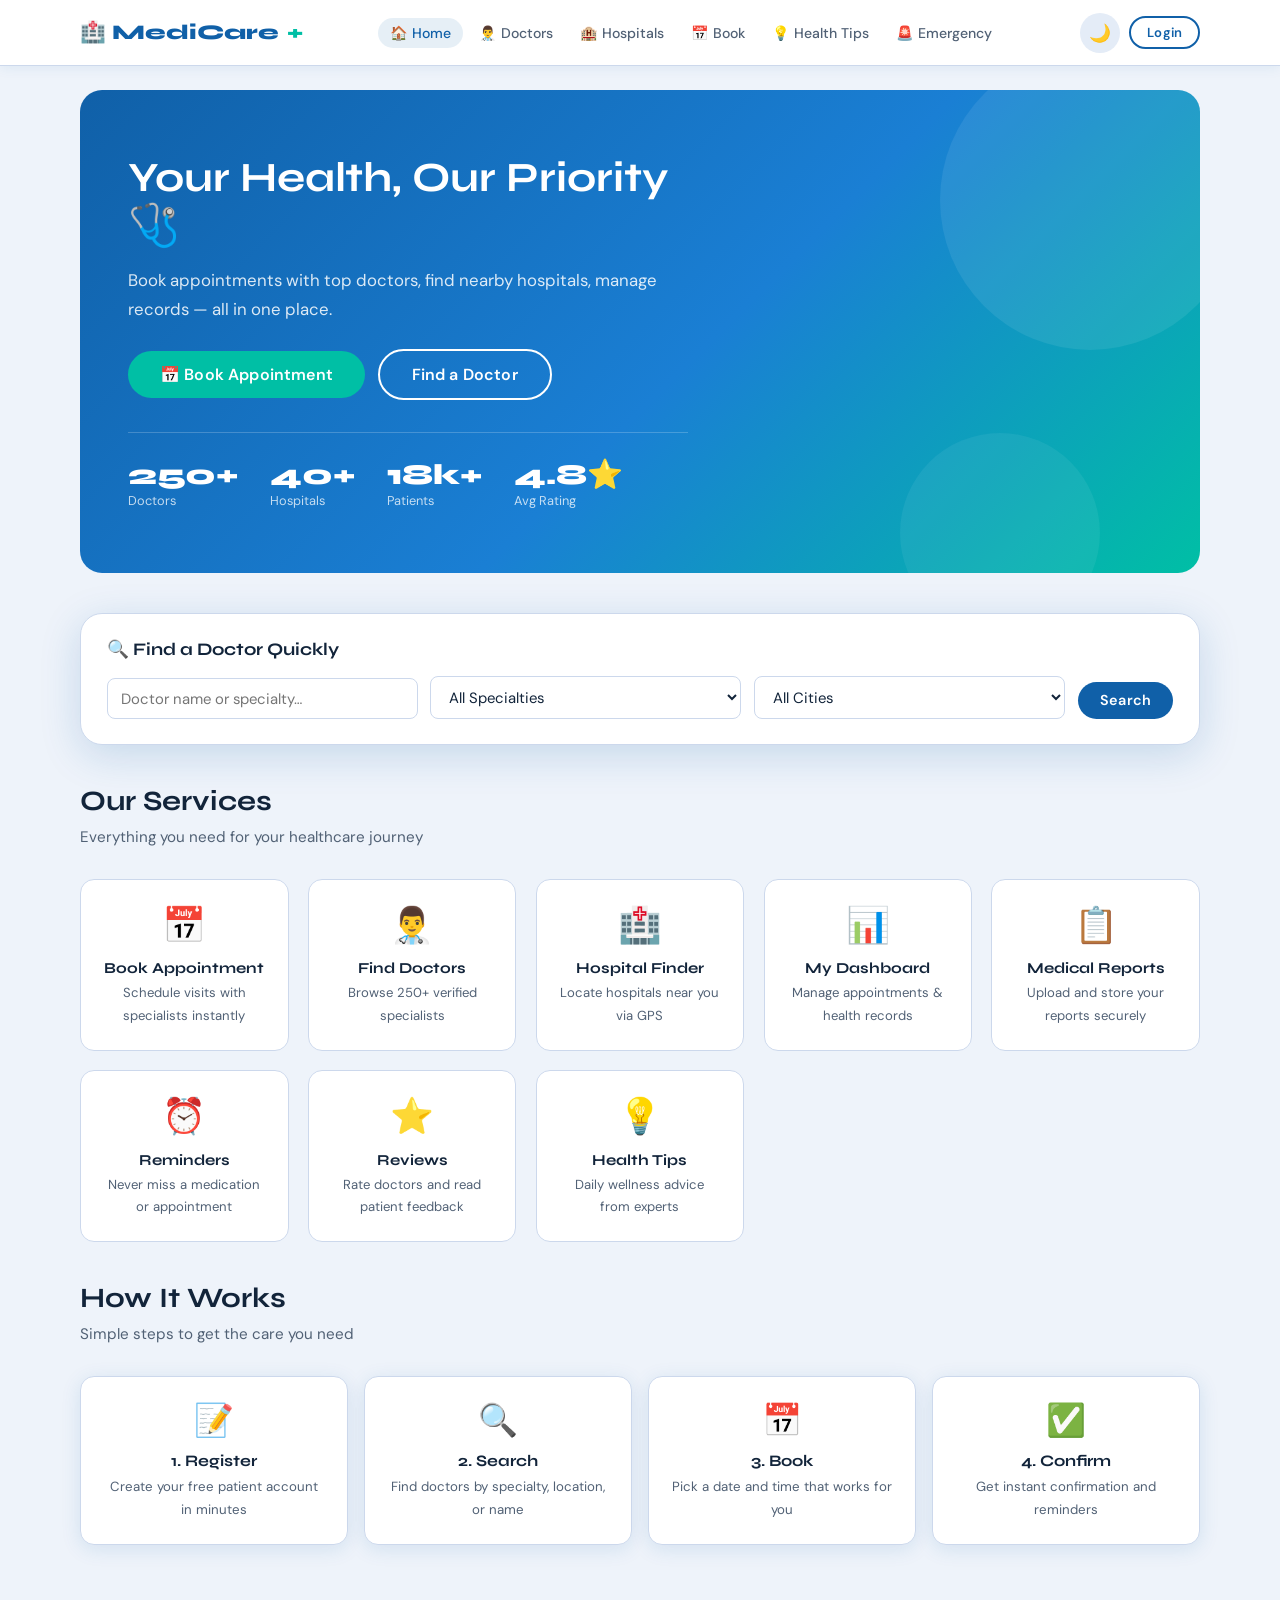
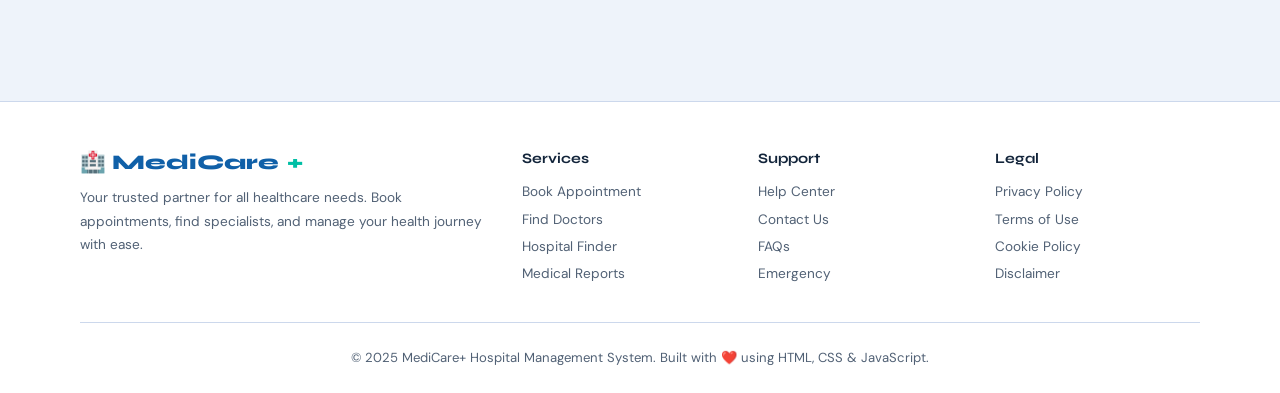
<file: code2.html>
<!DOCTYPE html>
<html lang="en" data-theme="light">
<!--
=======================================================================
  PROJECT   : Patient Appointment Management System in Hospital
  TECH STACK: HTML5 + CSS3 + Vanilla JavaScript (No frameworks)
  AUTHOR    : Final Year Web Development Project
  FILE      : index.html  (self-contained, run via Live Server or browser)
=======================================================================
-->
<head>
  <meta charset="UTF-8" />
  <meta name="viewport" content="width=device-width, initial-scale=1.0"/>
  <!-- CO5: SEO meta tags -->
  <meta name="description" content="MediCare+ — Book hospital appointments, find doctors, manage health records and more."/>
  <meta name="keywords"    content="hospital, appointment, doctor, patient, health, booking"/>
  <meta name="author"      content="MediCare+ Team"/>
  <title>MediCare+ | Patient Appointment Management System</title>
  <link href="https://fonts.googleapis.com/css2?family=Syne:wght@400;600;700;800&family=DM+Sans:ital,wght@0,300;0,400;0,500;0,600;1,400&display=swap" rel="stylesheet"/>
  <style>
/* =====================================================================
   SECTION 1 — CSS CUSTOM PROPERTIES  (CO2: CSS custom properties)
===================================================================== */
:root {
  --bg:          #eef3fa;
  --surface:     #ffffff;
  --surface2:    #e4ecf7;
  --border:      #ccd8ec;
  --primary:     #1060a8;
  --primary-dk:  #0a4a84;
  --accent:      #00bfa5;
  --accent-dk:   #009688;
  --danger:      #e53935;
  --warn:        #fb8c00;
  --success:     #2e7d32;
  --txt:         #12243a;
  --txt-m:       #516175;
  --txt-inv:     #ffffff;
  --shadow:      0 4px 20px rgba(16,96,168,.12);
  --shadow-lg:   0 10px 40px rgba(16,96,168,.18);
  --r-sm: 8px; --r-md: 14px; --r-lg: 22px; --r-full: 999px;
  --t: .24s cubic-bezier(.4,0,.2,1);
  --font-h: 'Syne',     sans-serif;
  --font-b: 'DM Sans',  sans-serif;
  --hdr: 66px;
}
[data-theme="dark"] {
  --bg:        #0c1929;
  --surface:   #122136;
  --surface2:  #1a3050;
  --border:    #254568;
  --txt:       #ddeeff;
  --txt-m:     #7ba0c0;
  --shadow:    0 4px 20px rgba(0,0,0,.4);
  --shadow-lg: 0 10px 40px rgba(0,0,0,.55);
}

/* =====================================================================
   SECTION 2 — RESET & BASE  (CO1: HTML structure, typography)
===================================================================== */
*,*::before,*::after{box-sizing:border-box;margin:0;padding:0}
html{scroll-behavior:smooth}
body{
  font-family:var(--font-b);background:var(--bg);color:var(--txt);
  transition:background var(--t),color var(--t);min-height:100vh;
}
img{max-width:100%;display:block}
a{color:var(--primary);text-decoration:none}
ul{list-style:none}
button{cursor:pointer;font-family:var(--font-b);border:none;outline:none;background:none}
input,select,textarea{
  font-family:var(--font-b);font-size:.93rem;
  background:var(--surface);color:var(--txt);
  border:1.5px solid var(--border);border-radius:var(--r-sm);
  padding:.58rem .85rem;width:100%;
  transition:border-color var(--t),box-shadow var(--t),background var(--t);
}
input:focus,select:focus,textarea:focus{
  outline:none;border-color:var(--primary);
  box-shadow:0 0 0 3px rgba(16,96,168,.14);
}
textarea{resize:vertical;min-height:80px}
label{display:block;font-weight:500;margin-bottom:.3rem;font-size:.88rem;color:var(--txt-m)}
h1,h2,h3,h4,h5{font-family:var(--font-h);line-height:1.2}
p{line-height:1.72;color:var(--txt-m)}
.hidden{display:none!important}
::-webkit-scrollbar{width:6px}
::-webkit-scrollbar-track{background:var(--bg)}
::-webkit-scrollbar-thumb{background:var(--border);border-radius:99px}

/* =====================================================================
   SECTION 3 — UTILITY CLASSES
===================================================================== */
.container{max-width:1160px;margin:0 auto;padding:0 20px}
.flex{display:flex;align-items:center}
.gap-sm{gap:.5rem} .gap-md{gap:1rem} .gap-lg{gap:1.5rem}
.grid-2{display:grid;grid-template-columns:1fr 1fr;gap:1rem}
.grid-3{display:grid;grid-template-columns:repeat(3,1fr);gap:1rem}
.grid-4{display:grid;grid-template-columns:repeat(4,1fr);gap:1rem}
.text-c{text-align:center}
.mt-sm{margin-top:.5rem} .mt-md{margin-top:1rem} .mt-lg{margin-top:1.5rem}
.mb-sm{margin-bottom:.5rem} .mb-md{margin-bottom:1rem} .mb-lg{margin-bottom:1.5rem}
.badge{
  display:inline-flex;align-items:center;gap:.3rem;
  padding:.2rem .7rem;border-radius:var(--r-full);font-size:.78rem;font-weight:600;
}
.badge-primary{background:rgba(16,96,168,.12);color:var(--primary)}
.badge-success{background:rgba(46,125,50,.12);color:var(--success)}
.badge-warn{background:rgba(251,140,0,.12);color:var(--warn)}
.badge-danger{background:rgba(229,57,53,.12);color:var(--danger)}
.tag{
  display:inline-block;padding:.15rem .55rem;border-radius:var(--r-full);
  font-size:.75rem;font-weight:600;background:var(--surface2);color:var(--txt-m);
}

/* =====================================================================
   SECTION 4 — BUTTONS  (CO1: margin/padding/border)
===================================================================== */
.btn{
  display:inline-flex;align-items:center;justify-content:center;gap:.4rem;
  padding:.6rem 1.4rem;border-radius:var(--r-full);font-weight:600;font-size:.9rem;
  transition:all var(--t);letter-spacing:.01em;
}
.btn-primary{background:var(--primary);color:#fff}
.btn-primary:hover{background:var(--primary-dk);box-shadow:var(--shadow)}
.btn-accent{background:var(--accent);color:#fff}
.btn-accent:hover{background:var(--accent-dk);box-shadow:var(--shadow)}
.btn-outline{background:transparent;border:2px solid var(--primary);color:var(--primary)}
.btn-outline:hover{background:var(--primary);color:#fff}
.btn-danger{background:var(--danger);color:#fff}
.btn-danger:hover{filter:brightness(1.1)}
.btn-sm{padding:.4rem 1rem;font-size:.82rem}
.btn-lg{padding:.8rem 2rem;font-size:1rem}
.btn-block{width:100%;display:flex}

/* =====================================================================
   SECTION 5 — CARD  (CO1: border, shadow)
===================================================================== */
.card{
  background:var(--surface);border:1px solid var(--border);
  border-radius:var(--r-md);padding:1.4rem;
  box-shadow:var(--shadow);transition:box-shadow var(--t),transform var(--t);
}
.card:hover{box-shadow:var(--shadow-lg);transform:translateY(-2px)}
.card-title{font-size:1.05rem;font-weight:700;margin-bottom:.8rem}
.section-header{margin-bottom:1.8rem}
.section-header h2{font-size:1.75rem;margin-bottom:.3rem}
.section-header p{font-size:.95rem}

/* =====================================================================
   SECTION 6 — HEADER / NAVBAR  (CO2: semantic tags)
===================================================================== */
header#main-header{
  position:fixed;top:0;left:0;right:0;height:var(--hdr);
  background:var(--surface);border-bottom:1px solid var(--border);
  display:flex;align-items:center;z-index:900;
  box-shadow:0 2px 12px rgba(16,96,168,.08);
  transition:background var(--t);
}
header#main-header .container{display:flex;align-items:center;justify-content:space-between;width:100%}
.logo{display:flex;align-items:center;gap:.5rem;font-family:var(--font-h);font-size:1.3rem;font-weight:800;color:var(--primary)}
.logo span{color:var(--accent)}
nav ul{display:flex;gap:.2rem}
nav ul li a{
  padding:.4rem .75rem;border-radius:var(--r-full);font-size:.88rem;font-weight:500;
  color:var(--txt-m);transition:all var(--t);
}
nav ul li a:hover,nav ul li a.active{color:var(--primary);background:rgba(16,96,168,.1)}
.nav-actions{display:flex;align-items:center;gap:.6rem}
.dark-toggle{
  width:40px;height:40px;border-radius:50%;background:var(--surface2);
  display:flex;align-items:center;justify-content:center;font-size:1.1rem;
  transition:background var(--t),transform var(--t);
}
.dark-toggle:hover{background:var(--border);transform:rotate(20deg)}
.hamburger{display:none;flex-direction:column;gap:5px;padding:6px}
.hamburger span{display:block;width:24px;height:2px;background:var(--txt);border-radius:2px;transition:all var(--t)}

/* =====================================================================
   SECTION 7 — PAGE SYSTEM (SPA routing)
===================================================================== */
.page{display:none;padding-top:calc(var(--hdr) + 24px);min-height:100vh;padding-bottom:60px}
.page.active{display:block;animation:fadeUp .35s ease both}
@keyframes fadeUp{from{opacity:0;transform:translateY(16px)}to{opacity:1;transform:translateY(0)}}

/* =====================================================================
   SECTION 8 — HOME / LANDING PAGE  (CO2: grid, flexbox)
===================================================================== */
.hero{
  background:linear-gradient(135deg,var(--primary) 0%,#1a7fd4 55%,var(--accent) 100%);
  border-radius:var(--r-lg);padding:64px 48px;margin-bottom:2.5rem;
  position:relative;overflow:hidden;
}
.hero::before{
  content:'';position:absolute;top:-40px;right:-40px;
  width:300px;height:300px;border-radius:50%;
  background:rgba(255,255,255,.08);
}
.hero::after{
  content:'';position:absolute;bottom:-60px;right:100px;
  width:200px;height:200px;border-radius:50%;
  background:rgba(255,255,255,.06);
}
.hero-content{position:relative;z-index:1;max-width:560px}
.hero-content h1{font-size:2.6rem;color:#fff;margin-bottom:1rem;line-height:1.15}
.hero-content p{color:rgba(255,255,255,.85);font-size:1.05rem;margin-bottom:1.6rem}
.hero-content .flex{flex-wrap:wrap;gap:.8rem}
.hero-stats{
  display:flex;gap:2rem;margin-top:2rem;
  padding-top:1.5rem;border-top:1px solid rgba(255,255,255,.2)
}
.hero-stat .num{font-family:var(--font-h);font-size:1.8rem;font-weight:800;color:#fff}
.hero-stat .lbl{font-size:.8rem;color:rgba(255,255,255,.75)}
.quick-search{
  background:var(--surface);border-radius:var(--r-lg);
  padding:1.6rem;margin-bottom:2.5rem;
  box-shadow:var(--shadow-lg);border:1px solid var(--border);
}
.quick-search h3{font-size:1.1rem;margin-bottom:1rem}
.search-row{display:grid;grid-template-columns:1fr 1fr 1fr auto;gap:.8rem;align-items:end}
.features-grid{display:grid;grid-template-columns:repeat(auto-fit,minmax(200px,1fr));gap:1.2rem;margin-bottom:2.5rem}
.feature-card{
  background:var(--surface);border:1px solid var(--border);border-radius:var(--r-md);
  padding:1.4rem;text-align:center;cursor:pointer;
  transition:all var(--t);position:relative;overflow:hidden;
}
.feature-card::before{
  content:'';position:absolute;inset:0;background:linear-gradient(135deg,var(--primary),var(--accent));
  opacity:0;transition:opacity var(--t);
}
.feature-card:hover::before{opacity:.06}
.feature-card:hover{transform:translateY(-4px);box-shadow:var(--shadow-lg);border-color:var(--primary)}
.feature-card .icon{font-size:2.2rem;margin-bottom:.7rem;display:block}
.feature-card h4{font-size:.95rem;margin-bottom:.3rem}
.feature-card p{font-size:.82rem}

/* =====================================================================
   SECTION 9 — AUTH (Login / Register)  (CO2: forms)
===================================================================== */
.auth-wrap{
  max-width:460px;margin:0 auto;
  background:var(--surface);border-radius:var(--r-lg);
  padding:2.5rem;box-shadow:var(--shadow-lg);border:1px solid var(--border);
}
.auth-tabs{display:flex;gap:0;margin-bottom:2rem;border-radius:var(--r-full);overflow:hidden;border:1.5px solid var(--border)}
.auth-tab{flex:1;padding:.55rem;text-align:center;font-weight:600;font-size:.9rem;color:var(--txt-m);transition:all var(--t);cursor:pointer}
.auth-tab.active{background:var(--primary);color:#fff}
.form-group{margin-bottom:1rem}
.form-row{display:grid;grid-template-columns:1fr 1fr;gap:.8rem}
.form-error{color:var(--danger);font-size:.8rem;margin-top:.25rem;display:none}
.form-error.show{display:block}
.input-icon{position:relative}
.input-icon input{padding-left:2.5rem}
.input-icon .icon{position:absolute;left:.8rem;top:50%;transform:translateY(-50%);font-size:1rem;pointer-events:none}
.strength-bar{height:4px;border-radius:2px;margin-top:.4rem;background:var(--border);overflow:hidden}
.strength-fill{height:100%;border-radius:2px;transition:width .4s,background .4s;width:0}
.divider{text-align:center;position:relative;margin:1.2rem 0}
.divider::before{content:'';position:absolute;top:50%;left:0;right:0;height:1px;background:var(--border)}
.divider span{position:relative;background:var(--surface);padding:0 .8rem;font-size:.82rem;color:var(--txt-m)}

/* =====================================================================
   SECTION 10 — DOCTORS
===================================================================== */
.doctors-filter{display:flex;flex-wrap:wrap;gap:.6rem;margin-bottom:1.5rem}
.filter-btn{padding:.35rem .9rem;border-radius:var(--r-full);font-size:.83rem;font-weight:600;border:1.5px solid var(--border);color:var(--txt-m);transition:all var(--t)}
.filter-btn.active,.filter-btn:hover{border-color:var(--primary);color:var(--primary);background:rgba(16,96,168,.08)}
.doctors-grid{display:grid;grid-template-columns:repeat(auto-fill,minmax(260px,1fr));gap:1.2rem}
.doctor-card{
  background:var(--surface);border:1px solid var(--border);border-radius:var(--r-md);
  overflow:hidden;transition:all var(--t);cursor:pointer;
}
.doctor-card:hover{transform:translateY(-4px);box-shadow:var(--shadow-lg);border-color:var(--primary)}
.doctor-card-top{background:linear-gradient(135deg,var(--primary),#1a7fd4);padding:1.2rem;text-align:center}
.doctor-avatar{
  width:72px;height:72px;border-radius:50%;border:3px solid rgba(255,255,255,.5);
  display:flex;align-items:center;justify-content:center;
  font-size:2rem;margin:0 auto .6rem;background:rgba(255,255,255,.2);
}
.doctor-card-top h4{color:#fff;font-size:1rem;margin-bottom:.2rem}
.doctor-card-top .spec{color:rgba(255,255,255,.8);font-size:.82rem}
.doctor-card-body{padding:1rem}
.doctor-meta{display:flex;justify-content:space-between;margin-bottom:.8rem}
.doctor-meta-item{text-align:center;font-size:.82rem;color:var(--txt-m)}
.doctor-meta-item strong{display:block;font-size:1rem;color:var(--txt)}
.stars{color:#f59e0b;letter-spacing:.05rem}
.avail-slots{display:flex;flex-wrap:wrap;gap:.4rem;margin-bottom:.8rem}
.slot{padding:.2rem .55rem;border-radius:var(--r-full);font-size:.75rem;border:1px solid var(--accent);color:var(--accent);cursor:pointer;transition:all var(--t)}
.slot:hover,.slot.selected{background:var(--accent);color:#fff}

/* =====================================================================
   SECTION 11 — APPOINTMENT BOOKING
===================================================================== */
.booking-stepper{display:flex;justify-content:center;gap:0;margin-bottom:2rem}
.step{
  display:flex;align-items:center;gap:.4rem;padding:.45rem 1rem;
  font-size:.82rem;font-weight:600;color:var(--txt-m);
  transition:all var(--t);position:relative;
}
.step::after{content:'›';position:absolute;right:-4px;font-size:1rem;color:var(--border)}
.step:last-child::after{display:none}
.step .step-n{
  width:26px;height:26px;border-radius:50%;display:flex;align-items:center;justify-content:center;
  background:var(--border);color:var(--txt-m);font-size:.8rem;font-weight:700;transition:all var(--t);
}
.step.active .step-n{background:var(--primary);color:#fff}
.step.done .step-n{background:var(--success);color:#fff}
.step.active,.step.done{color:var(--txt)}
.booking-form-section{display:none}
.booking-form-section.active{display:block;animation:fadeUp .3s ease}
.calendar-grid{display:grid;grid-template-columns:repeat(7,1fr);gap:.4rem;margin:1rem 0}
.cal-day{
  aspect-ratio:1;display:flex;align-items:center;justify-content:center;
  border-radius:var(--r-sm);font-size:.85rem;cursor:pointer;
  border:1px solid var(--border);transition:all var(--t);
}
.cal-day:hover{border-color:var(--primary);color:var(--primary)}
.cal-day.selected{background:var(--primary);color:#fff;border-color:var(--primary)}
.cal-day.today{font-weight:700;border-color:var(--accent);color:var(--accent)}
.cal-day.disabled{opacity:.35;cursor:not-allowed;pointer-events:none}
.time-slots{display:flex;flex-wrap:wrap;gap:.5rem;margin:1rem 0}
.time-slot{padding:.35rem .85rem;border-radius:var(--r-full);font-size:.83rem;border:1.5px solid var(--border);cursor:pointer;transition:all var(--t)}
.time-slot:hover{border-color:var(--primary);color:var(--primary)}
.time-slot.selected{background:var(--primary);color:#fff;border-color:var(--primary)}
.booking-summary{background:var(--surface2);border-radius:var(--r-md);padding:1.2rem;margin-top:1rem}
.booking-summary .row{display:flex;justify-content:space-between;padding:.35rem 0;border-bottom:1px solid var(--border);font-size:.9rem}
.booking-summary .row:last-child{border:none;font-weight:700}

/* =====================================================================
   SECTION 12 — DASHBOARD
===================================================================== */
.dashboard-grid{display:grid;grid-template-columns:260px 1fr;gap:1.5rem}
.dash-sidebar{background:var(--surface);border:1px solid var(--border);border-radius:var(--r-lg);padding:1.4rem;height:fit-content}
.dash-user{text-align:center;padding-bottom:1rem;border-bottom:1px solid var(--border);margin-bottom:1rem}
.dash-avatar{
  width:70px;height:70px;border-radius:50%;background:linear-gradient(135deg,var(--primary),var(--accent));
  display:flex;align-items:center;justify-content:center;font-size:1.8rem;
  margin:0 auto .7rem;
}
.dash-menu a{
  display:flex;align-items:center;gap:.6rem;padding:.5rem .7rem;
  border-radius:var(--r-sm);font-size:.88rem;color:var(--txt-m);
  transition:all var(--t);margin-bottom:.2rem;
}
.dash-menu a:hover,.dash-menu a.active{background:rgba(16,96,168,.1);color:var(--primary)}
.stats-row{display:grid;grid-template-columns:repeat(4,1fr);gap:1rem;margin-bottom:1.5rem}
.stat-card{
  background:var(--surface);border:1px solid var(--border);border-radius:var(--r-md);
  padding:1rem;display:flex;align-items:center;gap:.9rem;
}
.stat-icon{font-size:1.8rem;flex-shrink:0}
.stat-val{font-family:var(--font-h);font-size:1.6rem;font-weight:800;line-height:1}
.stat-lbl{font-size:.78rem;color:var(--txt-m);margin-top:.2rem}
.appointments-table{width:100%;border-collapse:collapse;font-size:.88rem}
.appointments-table th{text-align:left;padding:.6rem .8rem;background:var(--surface2);color:var(--txt-m);font-weight:600;font-size:.8rem;text-transform:uppercase;letter-spacing:.05em}
.appointments-table td{padding:.65rem .8rem;border-bottom:1px solid var(--border)}
.appointments-table tr:hover td{background:var(--surface2)}
.progress-bar{height:6px;background:var(--border);border-radius:3px;overflow:hidden;margin-top:.3rem}
.progress-fill{height:100%;border-radius:3px;background:linear-gradient(90deg,var(--primary),var(--accent));transition:width 1s ease}

/* =====================================================================
   SECTION 13 — HOSPITAL FINDER / MAP
===================================================================== */
.map-wrap{
  background:var(--surface2);border-radius:var(--r-lg);
  overflow:hidden;border:1px solid var(--border);margin-bottom:1.5rem;
  position:relative;
}
#map-canvas{width:100%;height:400px;font-size:.85rem}
.map-overlay{
  position:absolute;top:12px;left:12px;right:12px;z-index:10;
  background:var(--surface);border-radius:var(--r-md);padding:.8rem;
  box-shadow:var(--shadow);display:flex;gap:.6rem;
}
.map-overlay input{flex:1;border-radius:var(--r-full);padding:.5rem 1rem}
.hospitals-list{display:grid;grid-template-columns:repeat(auto-fill,minmax(260px,1fr));gap:1rem}
.hospital-card{
  background:var(--surface);border:1px solid var(--border);border-radius:var(--r-md);
  padding:1.1rem;transition:all var(--t);
}
.hospital-card:hover{border-color:var(--primary);box-shadow:var(--shadow)}
.hospital-card h4{font-size:.97rem;margin-bottom:.35rem}
.hospital-info{display:flex;flex-direction:column;gap:.25rem;font-size:.83rem;color:var(--txt-m)}
.hospital-info span{display:flex;align-items:center;gap:.4rem}

/* =====================================================================
   SECTION 14 — MEDICAL REPORTS
===================================================================== */
.upload-zone{
  border:2.5px dashed var(--border);border-radius:var(--r-lg);
  padding:3rem 2rem;text-align:center;cursor:pointer;
  transition:all var(--t);margin-bottom:1.5rem;
}
.upload-zone:hover,.upload-zone.drag{border-color:var(--primary);background:rgba(16,96,168,.04)}
.upload-zone .icon{font-size:2.8rem;margin-bottom:.8rem;display:block}
.upload-zone p{font-size:.95rem;margin-bottom:.5rem}
.upload-zone small{font-size:.8rem}
#fileInput{display:none}
.reports-list{display:flex;flex-direction:column;gap:.75rem}
.report-item{
  background:var(--surface);border:1px solid var(--border);border-radius:var(--r-md);
  padding:.9rem 1.1rem;display:flex;align-items:center;gap:1rem;transition:all var(--t);
}
.report-item:hover{border-color:var(--primary)}
.report-icon{font-size:1.8rem;flex-shrink:0}
.report-info{flex:1}
.report-info h5{font-size:.92rem;margin-bottom:.15rem}
.report-info small{font-size:.78rem;color:var(--txt-m)}

/* =====================================================================
   SECTION 15 — REVIEWS & RATINGS
===================================================================== */
.review-summary{background:linear-gradient(135deg,var(--primary),#1a7fd4);color:#fff;border-radius:var(--r-lg);padding:1.5rem;margin-bottom:1.5rem;display:flex;gap:2rem;align-items:center}
.review-big-num{font-family:var(--font-h);font-size:3.5rem;font-weight:800;line-height:1}
.rating-bars{flex:1}
.rating-bar-row{display:flex;align-items:center;gap:.5rem;margin-bottom:.3rem;font-size:.83rem}
.rating-bar-track{flex:1;height:6px;background:rgba(255,255,255,.25);border-radius:3px;overflow:hidden}
.rating-bar-fill{height:100%;background:#fff;border-radius:3px}
.review-cards{display:flex;flex-direction:column;gap:1rem}
.review-card{
  background:var(--surface);border:1px solid var(--border);border-radius:var(--r-md);
  padding:1.1rem;transition:all var(--t);
}
.review-card:hover{border-color:var(--accent)}
.review-header{display:flex;justify-content:space-between;align-items:flex-start;margin-bottom:.6rem}
.reviewer{display:flex;align-items:center;gap:.6rem}
.reviewer-av{
  width:36px;height:36px;border-radius:50%;background:linear-gradient(135deg,var(--primary),var(--accent));
  display:flex;align-items:center;justify-content:center;color:#fff;font-size:.85rem;font-weight:700;
}
.star-select{display:flex;gap:.2rem;font-size:1.4rem;cursor:pointer}
.star-select span{transition:transform var(--t);color:var(--border)}
.star-select span:hover,.star-select span.lit{color:#f59e0b;transform:scale(1.2)}

/* =====================================================================
   SECTION 16 — HEALTH TIPS
===================================================================== */
.tips-hero{
  background:linear-gradient(135deg,var(--accent) 0%,#00897b 100%);
  border-radius:var(--r-lg);padding:2.5rem;margin-bottom:2rem;text-align:center;
}
.tips-hero h2{color:#fff;font-size:1.8rem;margin-bottom:.5rem}
.tips-hero p{color:rgba(255,255,255,.85)}
.tips-grid{display:grid;grid-template-columns:repeat(auto-fill,minmax(300px,1fr));gap:1.2rem}
.tip-card{
  background:var(--surface);border:1px solid var(--border);border-radius:var(--r-md);
  overflow:hidden;transition:all var(--t);
}
.tip-card:hover{transform:translateY(-4px);box-shadow:var(--shadow-lg)}
.tip-card-head{padding:1.1rem;background:var(--surface2);display:flex;align-items:center;gap:.7rem}
.tip-card-head .icon{font-size:1.6rem}
.tip-card-head h4{font-size:.95rem}
.tip-card-body{padding:1rem}
.tip-card-body p{font-size:.87rem}

/* =====================================================================
   SECTION 17 — EMERGENCY
===================================================================== */
.emergency-banner{
  background:linear-gradient(135deg,#b71c1c,var(--danger));
  border-radius:var(--r-lg);padding:2rem;margin-bottom:2rem;text-align:center;
  animation:pulse-bg 2.5s ease infinite;
}
@keyframes pulse-bg{0%,100%{filter:brightness(1)}50%{filter:brightness(1.08)}}
.emergency-banner h2{color:#fff;font-size:2rem;margin-bottom:.5rem}
.emergency-banner p{color:rgba(255,255,255,.9)}
.emergency-number{
  font-family:var(--font-h);font-size:3rem;font-weight:800;color:#fff;
  display:block;margin:.8rem 0;letter-spacing:.05em;
}
.emergency-grid{display:grid;grid-template-columns:repeat(auto-fill,minmax(220px,1fr));gap:1rem}
.emergency-card{
  background:var(--surface);border:2px solid var(--border);border-radius:var(--r-md);
  padding:1.2rem;text-align:center;transition:all var(--t);
}
.emergency-card:hover{border-color:var(--danger);transform:translateY(-2px)}
.emergency-card .icon{font-size:2rem;display:block;margin-bottom:.5rem}
.emergency-card h4{font-size:.95rem;margin-bottom:.3rem}
.emergency-card .phone{font-family:var(--font-h);font-size:1.25rem;color:var(--danger);font-weight:700}

/* =====================================================================
   SECTION 18 — REMINDERS
===================================================================== */
.reminder-form{background:var(--surface);border:1px solid var(--border);border-radius:var(--r-lg);padding:1.5rem;margin-bottom:1.5rem}
.reminders-list{display:flex;flex-direction:column;gap:.75rem}
.reminder-item{
  background:var(--surface);border:1px solid var(--border);border-radius:var(--r-md);
  padding:.9rem 1.1rem;display:flex;align-items:center;gap:1rem;transition:all var(--t);
}
.reminder-item:hover{border-color:var(--primary)}
.reminder-dot{width:12px;height:12px;border-radius:50%;flex-shrink:0}
.reminder-info{flex:1}
.reminder-info h5{font-size:.92rem}
.reminder-info small{font-size:.78rem;color:var(--txt-m)}

/* =====================================================================
   SECTION 19 — TOAST NOTIFICATIONS
===================================================================== */
#toast-container{position:fixed;bottom:20px;right:20px;z-index:9999;display:flex;flex-direction:column;gap:.5rem}
.toast{
  background:var(--surface);border:1px solid var(--border);border-radius:var(--r-md);
  padding:.8rem 1.2rem;box-shadow:var(--shadow-lg);min-width:260px;
  display:flex;align-items:center;gap:.7rem;font-size:.88rem;
  animation:slideIn .3s ease;
}
.toast.hide{animation:slideOut .3s ease forwards}
@keyframes slideIn{from{transform:translateX(120%);opacity:0}to{transform:translateX(0);opacity:1}}
@keyframes slideOut{to{transform:translateX(120%);opacity:0}}
.toast-success{border-left:4px solid var(--success)}
.toast-error{border-left:4px solid var(--danger)}
.toast-info{border-left:4px solid var(--primary)}
.toast-warn{border-left:4px solid var(--warn)}

/* =====================================================================
   SECTION 20 — MODAL
===================================================================== */
.modal-overlay{
  position:fixed;inset:0;background:rgba(0,0,0,.55);z-index:950;
  display:flex;align-items:center;justify-content:center;padding:1rem;
  animation:fadeIn .2s ease;
}
.modal-overlay.hidden{display:none}
@keyframes fadeIn{from{opacity:0}to{opacity:1}}
.modal{background:var(--surface);border-radius:var(--r-lg);padding:2rem;max-width:520px;width:100%;max-height:90vh;overflow-y:auto;box-shadow:var(--shadow-lg)}
.modal-header{display:flex;justify-content:space-between;align-items:center;margin-bottom:1.5rem}
.modal-header h3{font-size:1.2rem}
.modal-close{font-size:1.4rem;color:var(--txt-m);cursor:pointer;transition:color var(--t)}
.modal-close:hover{color:var(--danger)}

/* =====================================================================
   SECTION 21 — FOOTER  (CO2: semantic tags)
===================================================================== */
footer#main-footer{
  background:var(--surface);border-top:1px solid var(--border);
  padding:3rem 0 1.5rem;margin-top:4rem;
}
.footer-grid{display:grid;grid-template-columns:2fr 1fr 1fr 1fr;gap:2rem;margin-bottom:2rem}
.footer-brand .logo{margin-bottom:.7rem}
.footer-brand p{font-size:.85rem}
.footer-col h5{font-size:.9rem;font-weight:700;margin-bottom:.8rem}
.footer-col li{margin-bottom:.4rem}
.footer-col li a{font-size:.85rem;color:var(--txt-m);transition:color var(--t)}
.footer-col li a:hover{color:var(--primary)}
.footer-bottom{text-align:center;font-size:.82rem;color:var(--txt-m);padding-top:1.5rem;border-top:1px solid var(--border)}

/* =====================================================================
   SECTION 22 — RESPONSIVE  (CO2: media queries)
===================================================================== */
@media(max-width:900px){
  nav ul{display:none}
  .hamburger{display:flex}
  .mobile-nav{
    position:fixed;top:var(--hdr);left:0;right:0;background:var(--surface);
    border-bottom:1px solid var(--border);padding:1rem;z-index:890;
    animation:slideDown .2s ease;
  }
  @keyframes slideDown{from{transform:translateY(-10px);opacity:0}to{transform:translateY(0);opacity:1}}
  .mobile-nav.hidden{display:none}
  .mobile-nav ul{display:flex;flex-direction:column;gap:.3rem}
  .mobile-nav ul li a{display:block;padding:.6rem .8rem;border-radius:var(--r-sm);font-size:.93rem}
  .hero-content h1{font-size:1.9rem}
  .hero{padding:40px 24px}
  .search-row{grid-template-columns:1fr 1fr;grid-template-rows:auto auto;gap:.6rem}
  .search-row .btn{grid-column:1/-1}
  .dashboard-grid{grid-template-columns:1fr}
  .stats-row{grid-template-columns:1fr 1fr}
  .footer-grid{grid-template-columns:1fr 1fr}
  .form-row{grid-template-columns:1fr}
}
@media(max-width:580px){
  .hero-content h1{font-size:1.55rem}
  .hero-stats{gap:1rem}
  .stats-row{grid-template-columns:1fr 1fr}
  .booking-stepper{flex-wrap:wrap;justify-content:flex-start;gap:.4rem}
  .step::after{display:none}
  .review-summary{flex-direction:column;text-align:center}
  .footer-grid{grid-template-columns:1fr}
}

/* =====================================================================
   SECTION 23 — MISC ANIMATIONS  (CO2: transitions & animations)
===================================================================== */
@keyframes spin{to{transform:rotate(360deg)}}
.spinner{width:20px;height:20px;border:2.5px solid var(--border);border-top-color:var(--primary);border-radius:50%;animation:spin .7s linear infinite;display:inline-block}
@keyframes heartbeat{0%,100%{transform:scale(1)}14%{transform:scale(1.15)}28%{transform:scale(1)}42%{transform:scale(1.1)}70%{transform:scale(1)}}
.pulse{animation:heartbeat 1.4s ease infinite}
.shimmer{background:linear-gradient(90deg,var(--surface2) 25%,var(--border) 50%,var(--surface2) 75%);background-size:200% 100%;animation:shimmer 1.5s infinite}
@keyframes shimmer{from{background-position:200% 0}to{background-position:-200% 0}}
  </style>
</head>
<body>

<!-- ======================================================================
     HEADER / NAVIGATION  (CO2: semantic nav, header)
====================================================================== -->
<header id="main-header">
  <div class="container">
    <div class="logo">🏥 MediCare<span>+</span></div>
    <nav aria-label="Main navigation">
      <ul id="nav-links">
        <li><a href="#" class="nav-link active" data-page="home">🏠 Home</a></li>
        <li><a href="#" class="nav-link" data-page="doctors">👨‍⚕️ Doctors</a></li>
        <li><a href="#" class="nav-link" data-page="hospitals">🏨 Hospitals</a></li>
        <li><a href="#" class="nav-link" data-page="booking">📅 Book</a></li>
        <li><a href="#" class="nav-link" data-page="tips">💡 Health Tips</a></li>
        <li><a href="#" class="nav-link" data-page="emergency">🚨 Emergency</a></li>
      </ul>
    </nav>
    <div class="nav-actions">
      <button class="dark-toggle" id="darkToggle" title="Toggle Dark Mode" aria-label="Toggle dark mode">🌙</button>
      <button class="btn btn-outline btn-sm" id="loginBtn" data-page="auth">Login</button>
      <button class="btn btn-primary btn-sm hidden" id="dashBtn" data-page="dashboard">👤 Dashboard</button>
      <button class="hamburger" id="hamburger" aria-label="Open menu">
        <span></span><span></span><span></span>
      </button>
    </div>
  </div>
</header>

<!-- Mobile Nav -->
<nav class="mobile-nav hidden" id="mobileNav" aria-label="Mobile navigation">
  <ul>
    <li><a href="#" class="nav-link" data-page="home">🏠 Home</a></li>
    <li><a href="#" class="nav-link" data-page="doctors">👨‍⚕️ Doctors</a></li>
    <li><a href="#" class="nav-link" data-page="hospitals">🏨 Hospitals</a></li>
    <li><a href="#" class="nav-link" data-page="booking">📅 Book Appointment</a></li>
    <li><a href="#" class="nav-link" data-page="tips">💡 Health Tips</a></li>
    <li><a href="#" class="nav-link" data-page="emergency">🚨 Emergency</a></li>
    <li><a href="#" class="nav-link" data-page="auth">🔑 Login / Register</a></li>
  </ul>
</nav>

<!-- ======================================================================
     MAIN CONTENT (CO2: semantic main)
====================================================================== -->
<main id="app">

  <!-- ================================================================
       PAGE: HOME
  ================================================================ -->
  <section class="page active" id="page-home" aria-label="Home">
    <div class="container">

      <!-- Hero Section -->
      <div class="hero">
        <div class="hero-content">
          <h1>Your Health, Our Priority 🩺</h1>
          <p>Book appointments with top doctors, find nearby hospitals, manage records — all in one place.</p>
          <div class="flex">
            <button class="btn btn-accent btn-lg" data-page="booking">📅 Book Appointment</button>
            <button class="btn btn-outline btn-lg" style="border-color:#fff;color:#fff" data-page="doctors">Find a Doctor</button>
          </div>
          <div class="hero-stats">
            <div class="hero-stat"><div class="num">250+</div><div class="lbl">Doctors</div></div>
            <div class="hero-stat"><div class="num">40+</div><div class="lbl">Hospitals</div></div>
            <div class="hero-stat"><div class="num">18k+</div><div class="lbl">Patients</div></div>
            <div class="hero-stat"><div class="num">4.8⭐</div><div class="lbl">Avg Rating</div></div>
          </div>
        </div>
      </div>

      <!-- Quick Search -->
      <div class="quick-search">
        <h3>🔍 Find a Doctor Quickly</h3>
        <div class="search-row">
          <div class="form-group" style="margin:0">
            <input type="text" id="qs-name" placeholder="Doctor name or specialty…"/>
          </div>
          <div class="form-group" style="margin:0">
            <select id="qs-spec">
              <option value="">All Specialties</option>
              <option>Cardiology</option><option>Neurology</option><option>Orthopedics</option>
              <option>Pediatrics</option><option>Dermatology</option><option>General Medicine</option>
              <option>Gynecology</option><option>ENT</option><option>Ophthalmology</option>
            </select>
          </div>
          <div class="form-group" style="margin:0">
            <select id="qs-city">
              <option value="">All Cities</option>
              <option>Mumbai</option><option>Delhi</option><option>Bangalore</option>
              <option>Hyderabad</option><option>Chennai</option><option>Kolkata</option>
            </select>
          </div>
          <button class="btn btn-primary" id="quickSearchBtn">Search</button>
        </div>
      </div>

      <!-- Feature Cards -->
      <div class="section-header"><h2>Our Services</h2><p>Everything you need for your healthcare journey</p></div>
      <div class="features-grid">
        <div class="feature-card" data-page="booking"><span class="icon">📅</span><h4>Book Appointment</h4><p>Schedule visits with specialists instantly</p></div>
        <div class="feature-card" data-page="doctors"><span class="icon">👨‍⚕️</span><h4>Find Doctors</h4><p>Browse 250+ verified specialists</p></div>
        <div class="feature-card" data-page="hospitals"><span class="icon">🏥</span><h4>Hospital Finder</h4><p>Locate hospitals near you via GPS</p></div>
        <div class="feature-card" data-page="dashboard"><span class="icon">📊</span><h4>My Dashboard</h4><p>Manage appointments & health records</p></div>
        <div class="feature-card" data-page="reports"><span class="icon">📋</span><h4>Medical Reports</h4><p>Upload and store your reports securely</p></div>
        <div class="feature-card" data-page="reminders"><span class="icon">⏰</span><h4>Reminders</h4><p>Never miss a medication or appointment</p></div>
        <div class="feature-card" data-page="reviews"><span class="icon">⭐</span><h4>Reviews</h4><p>Rate doctors and read patient feedback</p></div>
        <div class="feature-card" data-page="tips"><span class="icon">💡</span><h4>Health Tips</h4><p>Daily wellness advice from experts</p></div>
      </div>

      <!-- How it works -->
      <div class="section-header"><h2>How It Works</h2><p>Simple steps to get the care you need</p></div>
      <div class="grid-4" style="margin-bottom:2rem">
        <article class="card text-c">
          <div style="font-size:2rem;margin-bottom:.6rem">📝</div>
          <h4 style="margin-bottom:.4rem">1. Register</h4>
          <p style="font-size:.83rem">Create your free patient account in minutes</p>
        </article>
        <article class="card text-c">
          <div style="font-size:2rem;margin-bottom:.6rem">🔍</div>
          <h4 style="margin-bottom:.4rem">2. Search</h4>
          <p style="font-size:.83rem">Find doctors by specialty, location, or name</p>
        </article>
        <article class="card text-c">
          <div style="font-size:2rem;margin-bottom:.6rem">📅</div>
          <h4 style="margin-bottom:.4rem">3. Book</h4>
          <p style="font-size:.83rem">Pick a date and time that works for you</p>
        </article>
        <article class="card text-c">
          <div style="font-size:2rem;margin-bottom:.6rem">✅</div>
          <h4 style="margin-bottom:.4rem">4. Confirm</h4>
          <p style="font-size:.83rem">Get instant confirmation and reminders</p>
        </article>
      </div>

    </div>
  </section>

  <!-- ================================================================
       PAGE: AUTH (Login / Register)  (CO2: HTML Forms, inputs)
  ================================================================ -->
  <section class="page" id="page-auth" aria-label="Authentication">
    <div class="container">
      <div class="auth-wrap">
        <div class="text-c mb-lg">
          <div style="font-size:2.5rem;margin-bottom:.5rem">🏥</div>
          <h2 style="font-size:1.5rem">Welcome to MediCare+</h2>
          <p style="font-size:.88rem">Your trusted healthcare companion</p>
        </div>

        <!-- Tabs -->
        <div class="auth-tabs">
          <div class="auth-tab active" id="tabLogin">Login</div>
          <div class="auth-tab" id="tabRegister">Register</div>
        </div>

        <!-- LOGIN FORM -->
        <form id="loginForm" novalidate>
          <div class="form-group">
            <label for="loginEmail">Email Address</label>
            <div class="input-icon">
              <span class="icon">📧</span>
              <input type="email" id="loginEmail" placeholder="you@example.com" autocomplete="email" required/>
            </div>
            <div class="form-error" id="loginEmailErr">Please enter a valid email.</div>
          </div>
          <div class="form-group">
            <label for="loginPass">Password</label>
            <div class="input-icon">
              <span class="icon">🔒</span>
              <input type="password" id="loginPass" placeholder="Your password" required/>
            </div>
            <div class="form-error" id="loginPassErr">Password is required.</div>
          </div>
          <button type="submit" class="btn btn-primary btn-block btn-lg mt-md">Login →</button>
          <div class="divider"><span>or continue as</span></div>
          <button type="button" class="btn btn-outline btn-block" id="guestBtn">👤 Continue as Guest</button>
        </form>

        <!-- REGISTER FORM -->
        <form id="registerForm" class="hidden" novalidate>
          <div class="form-row">
            <div class="form-group">
              <label for="regFirst">First Name</label>
              <input type="text" id="regFirst" placeholder="John" required/>
              <div class="form-error" id="regFirstErr">Required.</div>
            </div>
            <div class="form-group">
              <label for="regLast">Last Name</label>
              <input type="text" id="regLast" placeholder="Doe" required/>
              <div class="form-error" id="regLastErr">Required.</div>
            </div>
          </div>
          <div class="form-group">
            <label for="regEmail">Email Address</label>
            <div class="input-icon">
              <span class="icon">📧</span>
              <input type="email" id="regEmail" placeholder="you@example.com" required/>
            </div>
            <div class="form-error" id="regEmailErr">Enter a valid email.</div>
          </div>
          <div class="form-group">
            <label for="regPhone">Phone Number</label>
            <input type="tel" id="regPhone" placeholder="+91 9876543210" pattern="[0-9+\s\-]{7,15}" required/>
            <div class="form-error" id="regPhoneErr">Enter a valid phone number.</div>
          </div>
          <div class="form-row">
            <div class="form-group">
              <label for="regDOB">Date of Birth</label>
              <input type="date" id="regDOB" required/>
              <div class="form-error" id="regDOBErr">Required.</div>
            </div>
            <div class="form-group">
              <label for="regGender">Gender</label>
              <select id="regGender" required>
                <option value="">Select…</option>
                <option>Male</option><option>Female</option><option>Other</option>
              </select>
              <div class="form-error" id="regGenderErr">Required.</div>
            </div>
          </div>
          <div class="form-group">
            <label for="regPass">Password</label>
            <div class="input-icon">
              <span class="icon">🔒</span>
              <input type="password" id="regPass" placeholder="Min 8 characters" required/>
            </div>
            <div class="strength-bar"><div class="strength-fill" id="strengthFill"></div></div>
            <div id="strengthLabel" style="font-size:.75rem;color:var(--txt-m);margin-top:.25rem"></div>
            <div class="form-error" id="regPassErr">Min 8 characters required.</div>
          </div>
          <div class="form-group">
            <label for="regPass2">Confirm Password</label>
            <div class="input-icon">
              <span class="icon">🔒</span>
              <input type="password" id="regPass2" placeholder="Repeat password" required/>
            </div>
            <div class="form-error" id="regPass2Err">Passwords do not match.</div>
          </div>
          <div class="form-group">
            <label style="display:flex;align-items:center;gap:.5rem;cursor:pointer;font-size:.85rem;color:var(--txt)">
              <input type="checkbox" id="termsChk" style="width:auto" required/>
              I agree to the <a href="#">Terms of Service</a> and <a href="#">Privacy Policy</a>
            </label>
            <div class="form-error" id="termsErr">You must agree to the terms.</div>
          </div>
          <button type="submit" class="btn btn-primary btn-block btn-lg mt-md">Create Account →</button>
        </form>
      </div>
    </div>
  </section>

  <!-- ================================================================
       PAGE: DOCTORS  (CO3: Arrays, Objects, loops)
  ================================================================ -->
  <section class="page" id="page-doctors" aria-label="Find Doctors">
    <div class="container">
      <div class="section-header">
        <h2>👨‍⚕️ Our Doctors</h2>
        <p>Browse our team of 250+ verified medical specialists</p>
      </div>

      <!-- Search & Filter -->
      <div style="display:flex;gap:1rem;margin-bottom:1.2rem;flex-wrap:wrap">
        <input type="text" id="docSearch" placeholder="🔍 Search by name or specialty…" style="max-width:320px"/>
        <select id="docFilter" style="max-width:200px">
          <option value="">All Specialties</option>
          <option>Cardiology</option><option>Neurology</option><option>Orthopedics</option>
          <option>Pediatrics</option><option>Dermatology</option><option>General Medicine</option>
          <option>Gynecology</option><option>ENT</option><option>Ophthalmology</option>
        </select>
      </div>
      <div class="doctors-filter" id="specialtyFilters">
        <button class="filter-btn active" data-spec="all">🏥 All</button>
        <button class="filter-btn" data-spec="Cardiology">❤️ Cardiology</button>
        <button class="filter-btn" data-spec="Neurology">🧠 Neurology</button>
        <button class="filter-btn" data-spec="Orthopedics">🦴 Orthopedics</button>
        <button class="filter-btn" data-spec="Pediatrics">👶 Pediatrics</button>
        <button class="filter-btn" data-spec="Dermatology">🧴 Dermatology</button>
        <button class="filter-btn" data-spec="General Medicine">💊 General</button>
        <button class="filter-btn" data-spec="Gynecology">🌸 Gynecology</button>
        <button class="filter-btn" data-spec="ENT">👂 ENT</button>
      </div>
      <div class="doctors-grid" id="doctorsGrid"></div>
    </div>
  </section>

  <!-- ================================================================
       PAGE: HOSPITALS / MAP  (CO5: Geolocation API)
  ================================================================ -->
  <section class="page" id="page-hospitals" aria-label="Hospital Finder">
    <div class="container">
      <div class="section-header">
        <h2>🏥 Hospital Finder</h2>
        <p>Find hospitals near you using your location</p>
      </div>
      <div class="map-wrap">
        <div class="map-overlay">
          <input type="text" id="mapSearch" placeholder="Search hospital or city…"/>
          <button class="btn btn-primary btn-sm" id="mapSearchBtn">Search</button>
          <button class="btn btn-outline btn-sm" id="locateBtn">📍 My Location</button>
        </div>
        <div id="map-canvas">
          <!-- Simulated map using CSS/HTML -->
          <div id="mapSimulated" style="width:100%;height:400px;background:linear-gradient(135deg,#e8f4f8 0%,#d1e8f5 50%,#c4e0f0 100%);position:relative;overflow:hidden;display:flex;align-items:center;justify-content:center">
            <div id="mapPins" style="position:absolute;inset:0"></div>
            <div id="mapStatus" style="font-size:1rem;color:var(--primary);font-weight:600;z-index:1">📍 Click "My Location" to find nearby hospitals</div>
          </div>
        </div>
      </div>

      <div class="section-header mt-lg"><h3>🔎 Search Results</h3><p id="hospitalCount">Showing all hospitals</p></div>
      <div class="hospitals-list" id="hospitalsList"></div>
    </div>
  </section>

  <!-- ================================================================
       PAGE: BOOKING  (CO4: DOM manipulation, localStorage)
  ================================================================ -->
  <section class="page" id="page-booking" aria-label="Book Appointment">
    <div class="container" style="max-width:720px">
      <div class="section-header text-c">
        <h2>📅 Book an Appointment</h2>
        <p>Quick, easy, confirmed in seconds</p>
      </div>

      <!-- Stepper -->
      <div class="booking-stepper">
        <div class="step active" data-step="1"><div class="step-n">1</div><span>Doctor</span></div>
        <div class="step" data-step="2"><div class="step-n">2</div><span>Date & Time</span></div>
        <div class="step" data-step="3"><div class="step-n">3</div><span>Details</span></div>
        <div class="step" data-step="4"><div class="step-n">4</div><span>Confirm</span></div>
      </div>

      <!-- Step 1: Select Doctor -->
      <div class="booking-form-section active card" id="bookStep1">
        <h3 style="margin-bottom:1rem">Select a Doctor</h3>
        <div class="form-group">
          <label for="bookSpec">Specialty</label>
          <select id="bookSpec">
            <option value="">— Select specialty —</option>
            <option>Cardiology</option><option>Neurology</option><option>Orthopedics</option>
            <option>Pediatrics</option><option>Dermatology</option><option>General Medicine</option>
            <option>Gynecology</option><option>ENT</option><option>Ophthalmology</option>
          </select>
        </div>
        <div class="form-group">
          <label for="bookDoc">Doctor</label>
          <select id="bookDoc">
            <option value="">— Select specialty first —</option>
          </select>
        </div>
        <div id="selectedDoctorPreview" class="hidden" style="background:var(--surface2);border-radius:var(--r-md);padding:1rem;margin-top:.8rem;display:flex;align-items:center;gap:1rem">
          <div style="font-size:2.5rem" id="sdpAvatar">👨‍⚕️</div>
          <div>
            <div id="sdpName" style="font-weight:700"></div>
            <div id="sdpSpec" style="font-size:.83rem;color:var(--txt-m)"></div>
            <div id="sdpExp" style="font-size:.83rem;color:var(--txt-m)"></div>
          </div>
        </div>
        <div style="display:flex;justify-content:flex-end;margin-top:1.2rem">
          <button class="btn btn-primary" id="step1Next">Next →</button>
        </div>
      </div>

      <!-- Step 2: Date & Time -->
      <div class="booking-form-section card" id="bookStep2">
        <h3 style="margin-bottom:.8rem">Choose Date & Time</h3>
        <div style="display:flex;justify-content:space-between;align-items:center;margin-bottom:.5rem">
          <button class="btn btn-outline btn-sm" id="prevMonth">‹ Prev</button>
          <span id="calMonthLabel" style="font-weight:700;font-family:var(--font-h)"></span>
          <button class="btn btn-outline btn-sm" id="nextMonth">Next ›</button>
        </div>
        <div class="calendar-grid" id="calHeader" style="font-size:.78rem;font-weight:700;color:var(--txt-m);padding-bottom:.3rem">
          <div>Sun</div><div>Mon</div><div>Tue</div><div>Wed</div><div>Thu</div><div>Fri</div><div>Sat</div>
        </div>
        <div class="calendar-grid" id="calGrid"></div>
        <div class="form-group mt-md">
          <label>Available Time Slots</label>
          <div class="time-slots" id="timeSlots"></div>
        </div>
        <div style="display:flex;justify-content:space-between;margin-top:1.2rem">
          <button class="btn btn-outline" id="step2Back">← Back</button>
          <button class="btn btn-primary" id="step2Next">Next →</button>
        </div>
      </div>

      <!-- Step 3: Patient Details -->
      <div class="booking-form-section card" id="bookStep3">
        <h3 style="margin-bottom:1rem">Your Details</h3>
        <div class="form-row">
          <div class="form-group">
            <label for="pName">Full Name</label>
            <input type="text" id="pName" placeholder="Your full name" required/>
            <div class="form-error" id="pNameErr">Name is required.</div>
          </div>
          <div class="form-group">
            <label for="pAge">Age</label>
            <input type="number" id="pAge" placeholder="Age" min="1" max="120" required/>
            <div class="form-error" id="pAgeErr">Valid age required.</div>
          </div>
        </div>
        <div class="form-row">
          <div class="form-group">
            <label for="pPhone">Phone</label>
            <input type="tel" id="pPhone" placeholder="+91 9876543210" required/>
            <div class="form-error" id="pPhoneErr">Phone required.</div>
          </div>
          <div class="form-group">
            <label for="pEmail">Email</label>
            <input type="email" id="pEmail" placeholder="you@example.com" required/>
            <div class="form-error" id="pEmailErr">Valid email required.</div>
          </div>
        </div>
        <div class="form-group">
          <label for="pSymptoms">Symptoms / Reason for Visit</label>
          <textarea id="pSymptoms" placeholder="Describe your symptoms briefly…"></textarea>
        </div>
        <div class="form-group">
          <label for="pType">Appointment Type</label>
          <select id="pType">
            <option>In-person Consultation</option>
            <option>Video Consultation</option>
            <option>Phone Consultation</option>
          </select>
        </div>
        <div style="display:flex;justify-content:space-between;margin-top:1.2rem">
          <button class="btn btn-outline" id="step3Back">← Back</button>
          <button class="btn btn-primary" id="step3Next">Review →</button>
        </div>
      </div>

      <!-- Step 4: Confirm -->
      <div class="booking-form-section card" id="bookStep4">
        <h3 style="margin-bottom:1rem">✅ Review & Confirm</h3>
        <div class="booking-summary" id="bookingSummary"></div>
        <div class="form-group mt-md">
          <label for="payMethod">Payment Method</label>
          <select id="payMethod">
            <option>Pay at Hospital</option>
            <option>Online – UPI</option>
            <option>Online – Card</option>
            <option>Insurance</option>
          </select>
        </div>
        <div style="display:flex;justify-content:space-between;margin-top:1.2rem">
          <button class="btn btn-outline" id="step4Back">← Back</button>
          <button class="btn btn-accent btn-lg" id="confirmBooking">🎉 Confirm Booking</button>
        </div>
      </div>

    </div>
  </section>

  <!-- ================================================================
       PAGE: DASHBOARD  (CO4: localStorage)
  ================================================================ -->
  <section class="page" id="page-dashboard" aria-label="Patient Dashboard">
    <div class="container">
      <div class="dashboard-grid">
        <!-- Sidebar -->
        <aside class="dash-sidebar">
          <div class="dash-user">
            <div class="dash-avatar" id="dashAvatar">👤</div>
            <div style="font-weight:700;font-size:1rem" id="dashName">Guest User</div>
            <div style="font-size:.8rem;color:var(--txt-m)" id="dashEmail">–</div>
            <div class="badge badge-success mt-sm">✅ Active Patient</div>
          </div>
          <nav class="dash-menu" aria-label="Dashboard navigation">
            <a href="#" class="active" data-dash="overview">📊 Overview</a>
            <a href="#" data-dash="appointments">📅 Appointments</a>
            <a href="#" data-dash="reports">📋 Reports</a>
            <a href="#" data-dash="reminders">⏰ Reminders</a>
            <a href="#" data-dash="reviews">⭐ My Reviews</a>
            <a href="#" data-dash="profile">👤 Profile</a>
            <a href="#" id="logoutBtn" style="color:var(--danger)!important">🚪 Logout</a>
          </nav>
        </aside>

        <!-- Main Dashboard Area -->
        <div>
          <!-- Stats Row -->
          <div class="stats-row">
            <div class="stat-card">
              <div class="stat-icon">📅</div>
              <div><div class="stat-val" id="statAppt">0</div><div class="stat-lbl">Appointments</div></div>
            </div>
            <div class="stat-card">
              <div class="stat-icon">📋</div>
              <div><div class="stat-val" id="statReports">0</div><div class="stat-lbl">Reports</div></div>
            </div>
            <div class="stat-card">
              <div class="stat-icon">⏰</div>
              <div><div class="stat-val" id="statReminders">0</div><div class="stat-lbl">Reminders</div></div>
            </div>
            <div class="stat-card">
              <div class="stat-icon">⭐</div>
              <div><div class="stat-val" id="statReviews">0</div><div class="stat-lbl">Reviews</div></div>
            </div>
          </div>

          <!-- Appointments Table -->
          <div class="card mb-md">
            <div class="card-title">📅 Upcoming Appointments</div>
            <div style="overflow-x:auto">
              <table class="appointments-table" id="dashApptTable">
                <thead>
                  <tr>
                    <th>#</th><th>Doctor</th><th>Specialty</th><th>Date</th>
                    <th>Time</th><th>Type</th><th>Status</th><th>Action</th>
                  </tr>
                </thead>
                <tbody id="dashApptBody">
                  <tr><td colspan="8" style="text-align:center;color:var(--txt-m);padding:2rem">No appointments yet. <a href="#" data-page="booking">Book one now →</a></td></tr>
                </tbody>
              </table>
            </div>
          </div>

          <!-- Health Progress -->
          <div class="card">
            <div class="card-title">💪 Health Goals Progress</div>
            <div style="display:flex;flex-direction:column;gap:1rem">
              <div>
                <div style="display:flex;justify-content:space-between;font-size:.87rem;margin-bottom:.3rem"><span>Daily Steps</span><span>7,200 / 10,000</span></div>
                <div class="progress-bar"><div class="progress-fill" style="width:72%"></div></div>
              </div>
              <div>
                <div style="display:flex;justify-content:space-between;font-size:.87rem;margin-bottom:.3rem"><span>Water Intake</span><span>1.8L / 2.5L</span></div>
                <div class="progress-bar"><div class="progress-fill" style="width:70%"></div></div>
              </div>
              <div>
                <div style="display:flex;justify-content:space-between;font-size:.87rem;margin-bottom:.3rem"><span>Sleep</span><span>6.5h / 8h</span></div>
                <div class="progress-bar"><div class="progress-fill" style="width:81%"></div></div>
              </div>
              <div>
                <div style="display:flex;justify-content:space-between;font-size:.87rem;margin-bottom:.3rem"><span>Medications Taken</span><span>4 / 5</span></div>
                <div class="progress-bar"><div class="progress-fill" style="width:80%"></div></div>
              </div>
            </div>
          </div>
        </div>
      </div>
    </div>
  </section>

  <!-- ================================================================
       PAGE: MEDICAL REPORTS  (CO4: DOM, File API)
  ================================================================ -->
  <section class="page" id="page-reports" aria-label="Medical Reports">
    <div class="container" style="max-width:760px">
      <div class="section-header">
        <h2>📋 Medical Reports</h2>
        <p>Securely upload and manage your medical documents</p>
      </div>

      <div class="upload-zone" id="uploadZone">
        <span class="icon">📁</span>
        <p>Drag & drop files here, or click to browse</p>
        <small style="color:var(--txt-m)">Supports: PDF, JPG, PNG, DOCX (Max 10MB each)</small>
        <input type="file" id="fileInput" multiple accept=".pdf,.jpg,.jpeg,.png,.docx"/>
        <button class="btn btn-primary mt-md" onclick="document.getElementById('fileInput').click()">Choose Files</button>
      </div>

      <div class="card mb-md">
        <div style="display:flex;justify-content:space-between;align-items:center;margin-bottom:1rem">
          <div class="card-title" style="margin:0">My Reports (<span id="reportCount">0</span>)</div>
          <select id="reportFilter" style="width:auto;font-size:.83rem;padding:.35rem .7rem">
            <option>All Types</option><option>Blood Test</option><option>X-Ray</option>
            <option>Prescription</option><option>Scan</option><option>Other</option>
          </select>
        </div>
        <div class="reports-list" id="reportsList">
          <div style="text-align:center;padding:2rem;color:var(--txt-m)">No reports uploaded yet.</div>
        </div>
      </div>
    </div>
  </section>

  <!-- ================================================================
       PAGE: REVIEWS & RATINGS  (CO3: Objects, conditions)
  ================================================================ -->
  <section class="page" id="page-reviews" aria-label="Doctor Reviews">
    <div class="container">
      <div class="section-header">
        <h2>⭐ Doctor Reviews & Ratings</h2>
        <p>Real feedback from verified patients</p>
      </div>

      <!-- Overall Rating Summary -->
      <div class="review-summary">
        <div style="text-align:center;padding-right:1.5rem;border-right:1px solid rgba(255,255,255,.25)">
          <div class="review-big-num">4.7</div>
          <div class="stars" style="font-size:1.3rem">★★★★★</div>
          <div style="font-size:.82rem;opacity:.8;margin-top:.3rem">Based on 1,248 reviews</div>
        </div>
        <div class="rating-bars" style="flex:1;padding-left:1.5rem">
          <div class="rating-bar-row"><span style="width:20px">5⭐</span><div class="rating-bar-track"><div class="rating-bar-fill" style="width:72%"></div></div><span>72%</span></div>
          <div class="rating-bar-row"><span style="width:20px">4⭐</span><div class="rating-bar-track"><div class="rating-bar-fill" style="width:18%"></div></div><span>18%</span></div>
          <div class="rating-bar-row"><span style="width:20px">3⭐</span><div class="rating-bar-track"><div class="rating-bar-fill" style="width:6%"></div></div><span>6%</span></div>
          <div class="rating-bar-row"><span style="width:20px">2⭐</span><div class="rating-bar-track"><div class="rating-bar-fill" style="width:2%"></div></div><span>2%</span></div>
          <div class="rating-bar-row"><span style="width:20px">1⭐</span><div class="rating-bar-track"><div class="rating-bar-fill" style="width:2%"></div></div><span>2%</span></div>
        </div>
      </div>

      <!-- Write Review -->
      <div class="card mb-lg">
        <div class="card-title">✍️ Write a Review</div>
        <form id="reviewForm" novalidate>
          <div class="form-row">
            <div class="form-group">
              <label for="revDoctor">Select Doctor</label>
              <select id="revDoctor" required>
                <option value="">— Select —</option>
              </select>
              <div class="form-error" id="revDoctorErr">Please select a doctor.</div>
            </div>
            <div class="form-group">
              <label>Your Rating</label>
              <div class="star-select" id="starSelect">
                <span data-v="1">★</span><span data-v="2">★</span>
                <span data-v="3">★</span><span data-v="4">★</span><span data-v="5">★</span>
              </div>
              <input type="hidden" id="revRating" value="0"/>
              <div class="form-error" id="revRatingErr">Please select a rating.</div>
            </div>
          </div>
          <div class="form-group">
            <label for="revTitle">Review Title</label>
            <input type="text" id="revTitle" placeholder="Summary of your experience" required/>
            <div class="form-error" id="revTitleErr">Title required.</div>
          </div>
          <div class="form-group">
            <label for="revBody">Your Review</label>
            <textarea id="revBody" placeholder="Share your detailed experience…" required></textarea>
            <div class="form-error" id="revBodyErr">Review text required.</div>
          </div>
          <button type="submit" class="btn btn-primary">Submit Review</button>
        </form>
      </div>

      <!-- Reviews List -->
      <div class="section-header"><h3>Patient Reviews</h3></div>
      <div class="review-cards" id="reviewsList"></div>
    </div>
  </section>

  <!-- ================================================================
       PAGE: REMINDERS  (CO4: localStorage, async)
  ================================================================ -->
  <section class="page" id="page-reminders" aria-label="Appointment Reminders">
    <div class="container" style="max-width:720px">
      <div class="section-header">
        <h2>⏰ Appointment Reminders</h2>
        <p>Set reminders so you never miss a healthcare visit</p>
      </div>

      <div class="reminder-form card">
        <div class="card-title">➕ Add New Reminder</div>
        <form id="reminderForm" novalidate>
          <div class="form-row">
            <div class="form-group">
              <label for="remTitle">Reminder Title</label>
              <input type="text" id="remTitle" placeholder="e.g. Take Blood Pressure Medication" required/>
              <div class="form-error" id="remTitleErr">Title required.</div>
            </div>
            <div class="form-group">
              <label for="remType">Type</label>
              <select id="remType">
                <option>Appointment</option>
                <option>Medication</option>
                <option>Test / Checkup</option>
                <option>Vaccine</option>
                <option>Other</option>
              </select>
            </div>
          </div>
          <div class="form-row">
            <div class="form-group">
              <label for="remDate">Date</label>
              <input type="date" id="remDate" required/>
              <div class="form-error" id="remDateErr">Date required.</div>
            </div>
            <div class="form-group">
              <label for="remTime">Time</label>
              <input type="time" id="remTime" required/>
              <div class="form-error" id="remTimeErr">Time required.</div>
            </div>
          </div>
          <div class="form-group">
            <label for="remNote">Notes (optional)</label>
            <input type="text" id="remNote" placeholder="Any extra details…"/>
          </div>
          <button type="submit" class="btn btn-primary">⏰ Set Reminder</button>
        </form>
      </div>

      <div style="display:flex;justify-content:space-between;align-items:center;margin-bottom:1rem">
        <h3>My Reminders (<span id="reminderCount">0</span>)</h3>
        <button class="btn btn-outline btn-sm" id="clearReminders">🗑 Clear All</button>
      </div>
      <div class="reminders-list" id="remindersList">
        <div style="text-align:center;padding:2rem;color:var(--txt-m)">No reminders set yet.</div>
      </div>
    </div>
  </section>

  <!-- ================================================================
       PAGE: HEALTH TIPS
  ================================================================ -->
  <section class="page" id="page-tips" aria-label="Health Tips">
    <div class="container">
      <div class="tips-hero">
        <h2>💡 Daily Health Tips</h2>
        <p>Expert-curated wellness advice to keep you at your best</p>
      </div>

      <!-- Tip of the Day -->
      <div class="card mb-lg" id="tipOfDay" style="border-left:4px solid var(--accent)">
        <div style="font-size:.78rem;font-weight:700;color:var(--accent);text-transform:uppercase;letter-spacing:.08em;margin-bottom:.5rem">✨ Tip of the Day</div>
        <div id="todayTip" style="font-size:1.05rem;font-weight:500"></div>
      </div>

      <!-- Category Filter -->
      <div class="doctors-filter" id="tipsFilter">
        <button class="filter-btn active" data-cat="all">🏥 All Tips</button>
        <button class="filter-btn" data-cat="nutrition">🥗 Nutrition</button>
        <button class="filter-btn" data-cat="fitness">🏃 Fitness</button>
        <button class="filter-btn" data-cat="mental">🧠 Mental Health</button>
        <button class="filter-btn" data-cat="sleep">😴 Sleep</button>
        <button class="filter-btn" data-cat="prevention">🛡️ Prevention</button>
      </div>
      <div class="tips-grid" id="tipsGrid"></div>
    </div>
  </section>

  <!-- ================================================================
       PAGE: EMERGENCY
  ================================================================ -->
  <section class="page" id="page-emergency" aria-label="Emergency Contacts">
    <div class="container">
      <div class="emergency-banner">
        <h2>🚨 EMERGENCY SERVICES</h2>
        <p>If you are experiencing a life-threatening emergency, call immediately:</p>
        <span class="emergency-number pulse">📞 108</span>
        <div style="display:flex;gap:1rem;justify-content:center;flex-wrap:wrap">
          <a href="tel:108" class="btn btn-danger btn-lg">Call 108 (Ambulance)</a>
          <a href="tel:112" class="btn btn-outline btn-lg" style="border-color:#fff;color:#fff">Call 112 (Emergency)</a>
        </div>
      </div>

      <div class="section-header"><h2>Emergency Contacts</h2></div>
      <div class="emergency-grid" id="emergencyGrid"></div>

      <!-- First Aid Guide -->
      <div class="card mt-lg">
        <div class="card-title">🩺 Quick First Aid Guide</div>
        <div class="grid-2" style="margin-top:.8rem">
          <article class="card" style="box-shadow:none;border-color:var(--border)">
            <h4 style="margin-bottom:.5rem;color:var(--danger)">❤️ Cardiac Arrest</h4>
            <ol style="padding-left:1.2rem;font-size:.87rem;color:var(--txt-m);line-height:2">
              <li>Call 108 immediately</li>
              <li>Start CPR: 30 chest compressions</li>
              <li>Give 2 rescue breaths</li>
              <li>Use AED if available</li>
              <li>Continue until help arrives</li>
            </ol>
          </article>
          <article class="card" style="box-shadow:none;border-color:var(--border)">
            <h4 style="margin-bottom:.5rem;color:var(--warn)">🧠 Stroke (FAST)</h4>
            <ol style="padding-left:1.2rem;font-size:.87rem;color:var(--txt-m);line-height:2">
              <li><b>F</b>ace – drooping on one side?</li>
              <li><b>A</b>rms – weakness/numbness?</li>
              <li><b>S</b>peech – slurred or strange?</li>
              <li><b>T</b>ime – call 108 NOW</li>
              <li>Do NOT give food or water</li>
            </ol>
          </article>
          <article class="card" style="box-shadow:none;border-color:var(--border)">
            <h4 style="margin-bottom:.5rem;color:var(--primary)">🤧 Choking</h4>
            <ol style="padding-left:1.2rem;font-size:.87rem;color:var(--txt-m);line-height:2">
              <li>Ask "Are you choking?"</li>
              <li>5 back blows between shoulder blades</li>
              <li>5 abdominal thrusts (Heimlich)</li>
              <li>Alternate until object dislodges</li>
              <li>Call 108 if unresponsive</li>
            </ol>
          </article>
          <article class="card" style="box-shadow:none;border-color:var(--border)">
            <h4 style="margin-bottom:.5rem;color:var(--accent-dk)">🔥 Burns</h4>
            <ol style="padding-left:1.2rem;font-size:.87rem;color:var(--txt-m);line-height:2">
              <li>Cool with running water 10 min</li>
              <li>Remove jewellery near burn</li>
              <li>Cover loosely with cling film</li>
              <li>Do NOT use ice or butter</li>
              <li>Seek medical attention</li>
            </ol>
          </article>
        </div>
      </div>
    </div>
  </section>

</main><!-- /#app -->

<!-- ======================================================================
     DOCTOR DETAIL MODAL
====================================================================== -->
<div class="modal-overlay hidden" id="doctorModal">
  <div class="modal">
    <div class="modal-header">
      <h3>Doctor Details</h3>
      <span class="modal-close" id="closeDoctorModal">✕</span>
    </div>
    <div id="doctorModalContent"></div>
    <div style="display:flex;gap:.8rem;margin-top:1.5rem">
      <button class="btn btn-primary flex-1" id="modalBookBtn">📅 Book Appointment</button>
      <button class="btn btn-outline flex-1" data-page="reviews">⭐ Reviews</button>
    </div>
  </div>
</div>

<!-- Toast Container (CO4: DOM manipulation) -->
<div id="toast-container"></div>

<!-- ======================================================================
     FOOTER  (CO2: semantic footer)
====================================================================== -->
<footer id="main-footer">
  <div class="container">
    <div class="footer-grid">
      <div class="footer-brand">
        <div class="logo">🏥 MediCare<span>+</span></div>
        <p style="font-size:.85rem;margin-top:.5rem">Your trusted partner for all healthcare needs. Book appointments, find specialists, and manage your health journey with ease.</p>
      </div>
      <div class="footer-col">
        <h5>Services</h5>
        <ul>
          <li><a href="#" data-page="booking">Book Appointment</a></li>
          <li><a href="#" data-page="doctors">Find Doctors</a></li>
          <li><a href="#" data-page="hospitals">Hospital Finder</a></li>
          <li><a href="#" data-page="reports">Medical Reports</a></li>
        </ul>
      </div>
      <div class="footer-col">
        <h5>Support</h5>
        <ul>
          <li><a href="#">Help Center</a></li>
          <li><a href="#">Contact Us</a></li>
          <li><a href="#">FAQs</a></li>
          <li><a href="#" data-page="emergency">Emergency</a></li>
        </ul>
      </div>
      <div class="footer-col">
        <h5>Legal</h5>
        <ul>
          <li><a href="#">Privacy Policy</a></li>
          <li><a href="#">Terms of Use</a></li>
          <li><a href="#">Cookie Policy</a></li>
          <li><a href="#">Disclaimer</a></li>
        </ul>
      </div>
    </div>
    <div class="footer-bottom">
      <p>© 2025 MediCare+ Hospital Management System. Built with ❤️ using HTML, CSS &amp; JavaScript.</p>
    </div>
  </div>
</footer>

<!-- ======================================================================
     JAVASCRIPT  (CO3, CO4, CO5)
====================================================================== -->
<script>
'use strict';
/* =====================================================================
   JS SECTION 1 — DATA: Doctor & Hospital Database  (CO3: Arrays/Objects)
===================================================================== */
const DOCTORS = [
  { id:1,  name:'Dr. Arjun Mehta',     spec:'Cardiology',       exp:15, rating:4.9, fee:800,  slots:['9:00AM','10:00AM','2:00PM','4:00PM'],  hospital:'Apollo Hospital',   city:'Mumbai',    avatar:'👨‍⚕️', avail:true,  edu:'MBBS, MD – AIIMS Delhi',     bio:'Specialist in interventional cardiology with 15+ years of experience.' },
  { id:2,  name:'Dr. Priya Sharma',    spec:'Neurology',        exp:12, rating:4.8, fee:900,  slots:['8:00AM','11:00AM','3:00PM','5:00PM'],  hospital:'NIMHANS',           city:'Bangalore', avatar:'👩‍⚕️', avail:true,  edu:'MBBS, DM – CMC Vellore',     bio:'Expert in epilepsy, stroke and neuro-rehabilitation.' },
  { id:3,  name:'Dr. Ramesh Iyer',     spec:'Orthopedics',      exp:18, rating:4.7, fee:700,  slots:['9:30AM','1:00PM','3:30PM'],            hospital:'Fortis Hospital',   city:'Chennai',   avatar:'🧑‍⚕️', avail:true,  edu:'MBBS, MS Ortho – KEM Mumbai', bio:'Joint replacement and sports injury specialist.' },
  { id:4,  name:'Dr. Sneha Patel',     spec:'Pediatrics',       exp:10, rating:4.9, fee:600,  slots:['8:30AM','10:30AM','12:00PM','4:00PM'], hospital:'Rainbow Children',  city:'Hyderabad', avatar:'👩‍⚕️', avail:true,  edu:'MBBS, DCH – Grant Medical',  bio:'Caring for children from newborns to adolescents.' },
  { id:5,  name:'Dr. Vikram Nair',     spec:'Dermatology',      exp:9,  rating:4.6, fee:650,  slots:['10:00AM','11:30AM','2:30PM','5:00PM'], hospital:'Skin Clinic Plus',  city:'Delhi',     avatar:'👨‍⚕️', avail:true,  edu:'MBBS, DVD – Maulana Azad',   bio:'Skin, hair & cosmetic dermatology expert.' },
  { id:6,  name:'Dr. Ananya Roy',      spec:'Gynecology',       exp:14, rating:4.8, fee:750,  slots:['9:00AM','11:00AM','2:00PM'],           hospital:'Medanta Hospital',  city:'Kolkata',   avatar:'👩‍⚕️', avail:true,  edu:'MBBS, MS – IPGMER Kolkata',  bio:'Obstetrics, IVF and high-risk pregnancy management.' },
  { id:7,  name:'Dr. Sanjay Kapoor',   spec:'General Medicine', exp:20, rating:4.7, fee:500,  slots:['8:00AM','9:30AM','11:00AM','4:30PM'],  hospital:'City Care Hospital', city:'Mumbai',   avatar:'🧑‍⚕️', avail:true,  edu:'MBBS, MD – BJ Medical Pune', bio:'Comprehensive primary care and preventive medicine.' },
  { id:8,  name:'Dr. Lakshmi Menon',   spec:'ENT',              exp:11, rating:4.5, fee:600,  slots:['9:00AM','12:00PM','3:00PM','6:00PM'],  hospital:'ENT Speciality',    city:'Chennai',   avatar:'👩‍⚕️', avail:false, edu:'MBBS, MS ENT – Madras Med', bio:'Head, neck, ear and sinus surgery specialist.' },
  { id:9,  name:'Dr. Rohit Gupta',     spec:'Ophthalmology',    exp:13, rating:4.8, fee:700,  slots:['8:30AM','10:00AM','1:00PM','3:30PM'],  hospital:'Eye Care Centre',   city:'Delhi',     avatar:'👨‍⚕️', avail:true,  edu:'MBBS, MS Ophth – AIIMS',    bio:'Cataract, LASIK and retinal disease expert.' },
  { id:10, name:'Dr. Divya Krishnan',  spec:'Cardiology',       exp:8,  rating:4.6, fee:850,  slots:['9:00AM','11:30AM','4:00PM'],           hospital:'Heart Institute',   city:'Bangalore', avatar:'👩‍⚕️', avail:true,  edu:'MBBS, DM Cardio – NIMHANS', bio:'Non-invasive cardiology and echocardiography.' },
  { id:11, name:'Dr. Aditya Bansal',   spec:'Neurology',        exp:7,  rating:4.5, fee:800,  slots:['10:00AM','2:00PM','5:00PM'],           hospital:'Brain & Spine',     city:'Hyderabad', avatar:'👨‍⚕️', avail:true,  edu:'MBBS, DM – Nizam\'s Institute', bio:'Headache, Parkinson\'s and movement disorder specialist.' },
  { id:12, name:'Dr. Meena Joshi',     spec:'Dermatology',      exp:16, rating:4.9, fee:700,  slots:['9:30AM','11:00AM','3:00PM','5:30PM'], hospital:'Glow Derma Clinic', city:'Mumbai',    avatar:'👩‍⚕️', avail:true,  edu:'MBBS, MD Derma – KEM',       bio:'Acne, psoriasis, hair loss and aesthetic treatments.' },
];

const HOSPITALS = [
  { id:1, name:'Apollo Hospital',      city:'Mumbai',    addr:'Greams Road, Nungambakkam', phone:'044-28290200', type:'Multi-Specialty', beds:750, rating:4.8, lat:19.076, lng:72.877, services:['Cardiology','Neurology','Oncology','ICU'] },
  { id:2, name:'Fortis Hospital',      city:'Chennai',   addr:'Arcot Road, Vadapalani',   phone:'044-24774444', type:'Multi-Specialty', beds:600, rating:4.7, lat:13.072, lng:80.272, services:['Orthopedics','Transplant','Robotic Surgery'] },
  { id:3, name:'NIMHANS',              city:'Bangalore', addr:'Hosur Road, Bangalore',    phone:'080-46110007', type:'Neurological',    beds:900, rating:4.9, lat:12.971, lng:77.594, services:['Neurology','Psychiatry','Neurosurgery'] },
  { id:4, name:'Rainbow Children',     city:'Hyderabad', addr:'Road No 2, Banjara Hills',  phone:'040-44558585', type:'Pediatric',       beds:200, rating:4.8, lat:17.385, lng:78.486, services:['Pediatrics','Neonatology','PICU'] },
  { id:5, name:'Medanta Hospital',     city:'Kolkata',   addr:'DLF Cyber City, Gurugram',  phone:'0124-4141414', type:'Multi-Specialty', beds:1250,rating:4.7, lat:22.572, lng:88.363, services:['Cardiology','Gynecology','Cancer Care'] },
  { id:6, name:'City Care Hospital',   city:'Mumbai',    addr:'Andheri East, Mumbai',      phone:'022-26836666', type:'General',         beds:300, rating:4.5, lat:19.113, lng:72.868, services:['General Medicine','Surgery','Maternity'] },
  { id:7, name:'Heart Institute',      city:'Bangalore', addr:'Jayanagar, Bangalore',      phone:'080-46688888', type:'Cardiac',         beds:180, rating:4.9, lat:12.930, lng:77.583, services:['Cardiology','Cardiac Surgery','Cath Lab'] },
  { id:8, name:'Eye Care Centre',      city:'Delhi',     addr:'Safdarjung Enclave, Delhi', phone:'011-26183405', type:'Ophthalmology',   beds:120, rating:4.8, lat:28.644, lng:77.209, services:['LASIK','Cataract','Retina','Glaucoma'] },
];

const HEALTH_TIPS = [
  { cat:'nutrition', icon:'🥗', title:'Eat a Rainbow Daily',    body:'Include fruits and vegetables of 5 different colours every day to ensure a wide range of vitamins, minerals, and antioxidants for optimal health.' },
  { cat:'nutrition', icon:'💧', title:'Stay Hydrated',           body:'Drink at least 8 glasses (2 litres) of water daily. Proper hydration improves cognition, energy levels, and digestion significantly.' },
  { cat:'fitness',   icon:'🚶', title:'Walk 10,000 Steps',       body:'A daily 10,000 step goal reduces the risk of cardiovascular disease by up to 30%. Start with 5,000 and build up gradually.' },
  { cat:'fitness',   icon:'🏋️', title:'Strength Train 2×/Week',  body:'Resistance training twice a week maintains muscle mass, strengthens bones, and boosts metabolism even at rest.' },
  { cat:'mental',    icon:'🧘', title:'Practice Mindfulness',    body:'Just 10 minutes of daily meditation reduces cortisol (stress hormone) levels by 14%, improving focus and emotional resilience.' },
  { cat:'mental',    icon:'🤝', title:'Social Connections',      body:'Strong social ties are linked to a 50% increased likelihood of longer life. Make time for friends and family every week.' },
  { cat:'sleep',     icon:'😴', title:'Sleep 7–9 Hours',         body:'Consistent quality sleep is the cornerstone of immune function, memory consolidation, and mood regulation. Avoid screens 1 hour before bed.' },
  { cat:'sleep',     icon:'🌙', title:'Keep a Sleep Schedule',   body:'Going to bed and waking at the same time daily — even on weekends — resets your circadian rhythm and dramatically improves sleep quality.' },
  { cat:'prevention',icon:'🦷', title:'Brush & Floss Daily',    body:'Oral bacteria are linked to heart disease and diabetes. Brush twice a day, floss once, and visit a dentist every 6 months.' },
  { cat:'prevention',icon:'☀️', title:'Apply Sunscreen Daily',   body:'UV exposure is the #1 cause of skin ageing and skin cancer. Use SPF 30+ every morning, even on cloudy days.' },
  { cat:'nutrition', icon:'🐟', title:'Eat Omega-3 Rich Foods',  body:'Fatty fish, walnuts, and flaxseed are rich in omega-3 fatty acids that reduce inflammation, triglycerides, and blood pressure.' },
  { cat:'fitness',   icon:'🧗', title:'Take the Stairs',         body:'Climbing stairs burns 8× more calories than the elevator. This simple habit adds cardio into your daily routine effortlessly.' },
];

const EMERGENCY_CONTACTS = [
  { icon:'🚑', name:'National Ambulance', phone:'108', desc:'Free ambulance service 24/7' },
  { icon:'🚒', name:'Fire Emergency',     phone:'101', desc:'Fire brigade & rescue' },
  { icon:'🚓', name:'Police Emergency',   phone:'100', desc:'Law enforcement emergency' },
  { icon:'📞', name:'General Emergency',  phone:'112', desc:'All-in-one emergency line' },
  { icon:'👶', name:'Child Helpline',     phone:'1098',desc:'Child abuse & missing child' },
  { icon:'🧠', name:'Mental Health',      phone:'iCall 9152987821', desc:'Free psychological counselling' },
  { icon:'💉', name:'Poison Control',     phone:'1800-116-117', desc:'24/7 poison emergency line' },
  { icon:'🩺', name:'Medical Advice',     phone:'104', desc:'ASHA / health helpline' },
];

const SAMPLE_REVIEWS = [
  { doctor:'Dr. Arjun Mehta', rating:5, title:'Excellent Doctor!', body:'Dr. Mehta was extremely thorough and compassionate. He took time to explain every step of my treatment. Highly recommended!', author:'Rajesh K.', date:'2025-03-15' },
  { doctor:'Dr. Priya Sharma', rating:4, title:'Very knowledgeable', body:'Great experience overall. The wait time was a bit long but the consultation was worth it. Dr. Sharma really knows her subject.', author:'Anita M.', date:'2025-04-02' },
  { doctor:'Dr. Sneha Patel', rating:5, title:'Best paediatrician!', body:'My toddler always feels comfortable with Dr. Patel. She has a wonderful way with children. We won\'t see anyone else!', author:'Pooja S.', date:'2025-04-18' },
  { doctor:'Dr. Sanjay Kapoor', rating:4, title:'Good general physician', body:'Very systematic diagnosis and clear prescription. He listens patiently and explains everything. Clinic is clean and staff polite.', author:'Vijay R.', date:'2025-05-01' },
];

/* =====================================================================
   JS SECTION 2 — STATE MANAGEMENT  (CO3: Objects, variables)
===================================================================== */
let state = {
  user: JSON.parse(localStorage.getItem('medicare_user')) || null,
  appointments: JSON.parse(localStorage.getItem('medicare_appts')) || [],
  reports: JSON.parse(localStorage.getItem('medicare_reports')) || [],
  reminders: JSON.parse(localStorage.getItem('medicare_reminders')) || [],
  reviews: JSON.parse(localStorage.getItem('medicare_reviews')) || [...SAMPLE_REVIEWS],
  currentPage: 'home',
  booking: { doctor: null, date: null, time: null },
  calMonth: new Date().getMonth(),
  calYear: new Date().getFullYear(),
  selectedDoctor: null,
  selectedRating: 0,
};

const save = (key, data) => localStorage.setItem(`medicare_${key}`, JSON.stringify(data));

/* =====================================================================
   JS SECTION 3 — SPA ROUTER  (CO4: DOM manipulation, event handling)
===================================================================== */
function navigate(page) {
  // Guard dashboard/reports/reminders — redirect to auth if not logged in
  const authRequired = ['dashboard','reports','reminders'];
  if (authRequired.includes(page) && !state.user) {
    showToast('Please log in to access this page.', 'warn');
    page = 'auth';
  }

  document.querySelectorAll('.page').forEach(p => p.classList.remove('active'));
  const target = document.getElementById(`page-${page}`);
  if (target) target.classList.add('active');

  document.querySelectorAll('.nav-link').forEach(l => {
    l.classList.toggle('active', l.dataset.page === page);
  });

  // Close mobile nav
  document.getElementById('mobileNav').classList.add('hidden');

  state.currentPage = page;
  window.scrollTo({ top: 0, behavior: 'smooth' });

  // Trigger page-specific init
  if (page === 'doctors')   initDoctors();
  if (page === 'hospitals') initHospitals();
  if (page === 'booking')   initBooking();
  if (page === 'dashboard') initDashboard();
  if (page === 'reports')   initReports();
  if (page === 'reminders') initReminders();
  if (page === 'reviews')   initReviews();
  if (page === 'tips')      initTips();
  if (page === 'emergency') initEmergency();
}

// Delegate all [data-page] clicks
document.addEventListener('click', e => {
  const el = e.target.closest('[data-page]');
  if (el) { e.preventDefault(); navigate(el.dataset.page); }
});

/* =====================================================================
   JS SECTION 4 — DARK MODE TOGGLE  (CO4: DOM, localStorage)
===================================================================== */
(function initTheme() {
  const saved = localStorage.getItem('medicare_theme') || 'light';
  document.documentElement.setAttribute('data-theme', saved);
  document.getElementById('darkToggle').textContent = saved === 'dark' ? '☀️' : '🌙';
})();

document.getElementById('darkToggle').addEventListener('click', () => {
  const curr = document.documentElement.getAttribute('data-theme');
  const next = curr === 'dark' ? 'light' : 'dark';
  document.documentElement.setAttribute('data-theme', next);
  localStorage.setItem('medicare_theme', next);
  document.getElementById('darkToggle').textContent = next === 'dark' ? '☀️' : '🌙';
  showToast(`${next === 'dark' ? '🌙 Dark' : '☀️ Light'} mode activated`, 'info');
});

/* =====================================================================
   JS SECTION 5 — MOBILE NAV
===================================================================== */
document.getElementById('hamburger').addEventListener('click', () => {
  document.getElementById('mobileNav').classList.toggle('hidden');
});

/* =====================================================================
   JS SECTION 6 — AUTH: Login / Register  (CO5: form validation)
===================================================================== */
// Tab switching
document.getElementById('tabLogin').addEventListener('click', () => {
  document.getElementById('tabLogin').classList.add('active');
  document.getElementById('tabRegister').classList.remove('active');
  document.getElementById('loginForm').classList.remove('hidden');
  document.getElementById('registerForm').classList.add('hidden');
});
document.getElementById('tabRegister').addEventListener('click', () => {
  document.getElementById('tabRegister').classList.add('active');
  document.getElementById('tabLogin').classList.remove('active');
  document.getElementById('registerForm').classList.remove('hidden');
  document.getElementById('loginForm').classList.add('hidden');
});

function showErr(id, show = true) {
  document.getElementById(id).classList.toggle('show', show);
}
function validateEmail(e) { return /^[^\s@]+@[^\s@]+\.[^\s@]+$/.test(e); }
function validatePhone(p) { return /^[0-9+\s\-]{7,15}$/.test(p); }

// Password strength  (CO3: conditions, functions)
document.getElementById('regPass').addEventListener('input', function () {
  const v = this.value;
  let s = 0;
  if (v.length >= 8) s++;
  if (/[A-Z]/.test(v)) s++;
  if (/[0-9]/.test(v)) s++;
  if (/[^A-Za-z0-9]/.test(v)) s++;
  const fill = document.getElementById('strengthFill');
  const label = document.getElementById('strengthLabel');
  const widths = ['0%','25%','50%','75%','100%'];
  const colors = ['','#e53935','#fb8c00','#fdd835','#2e7d32'];
  const labels = ['','Weak','Fair','Good','Strong 💪'];
  fill.style.width = widths[s];
  fill.style.background = colors[s];
  label.textContent = labels[s];
  label.style.color = colors[s];
});

// LOGIN  (CO5: form validation, localStorage)
document.getElementById('loginForm').addEventListener('submit', async function (e) {
  e.preventDefault();
  const email = document.getElementById('loginEmail').value.trim();
  const pass  = document.getElementById('loginPass').value;
  let valid = true;

  showErr('loginEmailErr', !validateEmail(email));
  if (!validateEmail(email)) valid = false;

  showErr('loginPassErr', !pass);
  if (!pass) valid = false;

  if (!valid) return;

  // Simulate async login (CO4: Promises / async-await)
  const btn = this.querySelector('button[type="submit"]');
  btn.innerHTML = '<span class="spinner"></span> Logging in…';
  btn.disabled = true;

  await new Promise(r => setTimeout(r, 1000)); // Simulate network

  const users = JSON.parse(localStorage.getItem('medicare_users') || '[]');
  const found = users.find(u => u.email === email && u.password === pass);

  if (found) {
    state.user = found;
    save('user', found);
    updateAuthUI();
    showToast(`Welcome back, ${found.firstName}! 👋`, 'success');
    navigate('dashboard');
  } else {
    showToast('Invalid email or password.', 'error');
  }
  btn.innerHTML = 'Login →';
  btn.disabled = false;
});

// REGISTER
document.getElementById('registerForm').addEventListener('submit', async function (e) {
  e.preventDefault();
  const first  = document.getElementById('regFirst').value.trim();
  const last   = document.getElementById('regLast').value.trim();
  const email  = document.getElementById('regEmail').value.trim();
  const phone  = document.getElementById('regPhone').value.trim();
  const dob    = document.getElementById('regDOB').value;
  const gender = document.getElementById('regGender').value;
  const pass   = document.getElementById('regPass').value;
  const pass2  = document.getElementById('regPass2').value;
  const terms  = document.getElementById('termsChk').checked;
  let valid = true;

  const checks = [
    ['regFirstErr',  !first],
    ['regLastErr',   !last],
    ['regEmailErr',  !validateEmail(email)],
    ['regPhoneErr',  !validatePhone(phone)],
    ['regDOBErr',    !dob],
    ['regGenderErr', !gender],
    ['regPassErr',   pass.length < 8],
    ['regPass2Err',  pass !== pass2],
    ['termsErr',     !terms],
  ];
  checks.forEach(([id, cond]) => { showErr(id, cond); if (cond) valid = false; });
  if (!valid) return;

  const btn = this.querySelector('button[type="submit"]');
  btn.innerHTML = '<span class="spinner"></span> Creating account…';
  btn.disabled = true;

  await new Promise(r => setTimeout(r, 1200));

  const users = JSON.parse(localStorage.getItem('medicare_users') || '[]');
  if (users.find(u => u.email === email)) {
    showToast('Email already registered. Please login.', 'warn');
    btn.innerHTML = 'Create Account →'; btn.disabled = false;
    return;
  }

  const newUser = { id: Date.now(), firstName: first, lastName: last, email, phone, dob, gender, password: pass };
  users.push(newUser);
  localStorage.setItem('medicare_users', JSON.stringify(users));
  state.user = newUser;
  save('user', newUser);
  updateAuthUI();
  showToast(`Account created! Welcome, ${first} 🎉`, 'success');
  navigate('dashboard');
  btn.innerHTML = 'Create Account →'; btn.disabled = false;
});

// GUEST login
document.getElementById('guestBtn').addEventListener('click', () => {
  state.user = { firstName: 'Guest', lastName: 'User', email: 'guest@medicare.com', id: 0 };
  save('user', state.user);
  updateAuthUI();
  showToast('Logged in as Guest 👤', 'info');
  navigate('home');
});

// LOGOUT
document.getElementById('logoutBtn').addEventListener('click', e => {
  e.preventDefault();
  state.user = null;
  localStorage.removeItem('medicare_user');
  updateAuthUI();
  showToast('Logged out successfully. 👋', 'info');
  navigate('home');
});

function updateAuthUI() {
  const loggedIn = !!state.user;
  document.getElementById('loginBtn').classList.toggle('hidden', loggedIn);
  document.getElementById('dashBtn').classList.toggle('hidden', !loggedIn);
  if (loggedIn) {
    document.getElementById('dashAvatar').textContent = state.user.firstName?.[0] || '👤';
    document.getElementById('dashName').textContent = `${state.user.firstName} ${state.user.lastName || ''}`.trim();
    document.getElementById('dashEmail').textContent = state.user.email || '';
  }
}
updateAuthUI();

/* =====================================================================
   JS SECTION 7 — DOCTORS PAGE  (CO3: loops, filter, DOM)
===================================================================== */
let activeSpec = 'all';

function initDoctors() {
  renderDoctors(DOCTORS);
  // Populate review doctor select
  const sel = document.getElementById('revDoctor');
  sel.innerHTML = '<option value="">— Select —</option>';
  DOCTORS.forEach(d => sel.innerHTML += `<option>${d.name}</option>`);
}

function renderDoctors(list) {
  const grid = document.getElementById('doctorsGrid');
  if (!list.length) { grid.innerHTML = '<p style="color:var(--txt-m);padding:2rem">No doctors found.</p>'; return; }

  grid.innerHTML = list.map(d => `
    <article class="doctor-card" data-id="${d.id}">
      <div class="doctor-card-top">
        <div class="doctor-avatar">${d.avatar}</div>
        <h4>${d.name}</h4>
        <div class="spec">${d.spec} · ${d.city}</div>
      </div>
      <div class="doctor-card-body">
        <div class="doctor-meta">
          <div class="doctor-meta-item"><strong>${d.exp}yr</strong>Experience</div>
          <div class="doctor-meta-item"><strong>₹${d.fee}</strong>Fee</div>
          <div class="doctor-meta-item"><strong>${d.rating}⭐</strong>Rating</div>
        </div>
        <div class="avail-slots">${d.slots.slice(0,3).map(s => `<div class="slot">${s}</div>`).join('')}</div>
        <div style="display:flex;justify-content:space-between;align-items:center">
          <span class="badge ${d.avail ? 'badge-success' : 'badge-danger'}">${d.avail ? '✅ Available' : '❌ Unavailable'}</span>
          <button class="btn btn-primary btn-sm" onclick="openDoctorModal(${d.id})">View →</button>
        </div>
      </div>
    </article>
  `).join('');
}

// Filter buttons  (CO3: arrow functions, conditions)
document.getElementById('specialtyFilters').addEventListener('click', e => {
  const btn = e.target.closest('.filter-btn');
  if (!btn) return;
  document.querySelectorAll('.filter-btn').forEach(b => b.classList.remove('active'));
  btn.classList.add('active');
  activeSpec = btn.dataset.spec;
  filterDoctors();
});

document.getElementById('docSearch').addEventListener('input', filterDoctors);
document.getElementById('docFilter').addEventListener('change', filterDoctors);

function filterDoctors() {
  const q    = document.getElementById('docSearch').value.toLowerCase();
  const spec = document.getElementById('docFilter').value;
  const filtered = DOCTORS.filter(d => {
    const matchSpec   = (activeSpec === 'all' || d.spec === activeSpec) && (!spec || d.spec === spec);
    const matchSearch = d.name.toLowerCase().includes(q) || d.spec.toLowerCase().includes(q) || d.city.toLowerCase().includes(q);
    return matchSpec && matchSearch;
  });
  renderDoctors(filtered);
}

// Quick search from home page
document.getElementById('quickSearchBtn').addEventListener('click', () => {
  const q    = document.getElementById('qs-name').value;
  const spec = document.getElementById('qs-spec').value;
  document.getElementById('docSearch').value = q;
  document.getElementById('docFilter').value = spec;
  navigate('doctors');
  filterDoctors();
});

/* =====================================================================
   JS SECTION 8 — DOCTOR MODAL
===================================================================== */
function openDoctorModal(id) {
  const d = DOCTORS.find(doc => doc.id === id);
  if (!d) return;
  state.selectedDoctor = d;
  document.getElementById('doctorModalContent').innerHTML = `
    <div style="text-align:center;margin-bottom:1.2rem">
      <div style="font-size:3.5rem;margin-bottom:.4rem">${d.avatar}</div>
      <h3 style="font-size:1.25rem">${d.name}</h3>
      <div class="tag">${d.spec}</div>
      <div style="font-size:.85rem;color:var(--txt-m);margin-top:.4rem">${d.hospital} · ${d.city}</div>
    </div>
    <div class="grid-2" style="gap:.8rem;margin-bottom:1rem;font-size:.88rem">
      <div class="card" style="box-shadow:none"><strong>📚 Education</strong><br/><span style="color:var(--txt-m)">${d.edu}</span></div>
      <div class="card" style="box-shadow:none"><strong>⏱ Experience</strong><br/><span style="color:var(--txt-m)">${d.exp} years</span></div>
      <div class="card" style="box-shadow:none"><strong>💰 Consultation Fee</strong><br/><span style="color:var(--primary);font-weight:700">₹${d.fee}</span></div>
      <div class="card" style="box-shadow:none"><strong>⭐ Rating</strong><br/><span style="color:#f59e0b;font-weight:700">${d.rating} / 5</span></div>
    </div>
    <p style="font-size:.9rem;margin-bottom:1rem">${d.bio}</p>
    <div><strong style="font-size:.85rem">Available Slots:</strong>
      <div class="time-slots" style="margin-top:.5rem">${d.slots.map(s => `<div class="time-slot">${s}</div>`).join('')}</div>
    </div>
  `;
  document.getElementById('doctorModal').classList.remove('hidden');
}

document.getElementById('closeDoctorModal').addEventListener('click', () => {
  document.getElementById('doctorModal').classList.add('hidden');
});
document.getElementById('doctorModal').addEventListener('click', e => {
  if (e.target === document.getElementById('doctorModal')) document.getElementById('doctorModal').classList.add('hidden');
});
document.getElementById('modalBookBtn').addEventListener('click', () => {
  document.getElementById('doctorModal').classList.add('hidden');
  navigate('booking');
  if (state.selectedDoctor) prefillBookingDoctor(state.selectedDoctor);
});

function prefillBookingDoctor(d) {
  document.getElementById('bookSpec').value = d.spec;
  populateBookingDoctors(d.spec);
  document.getElementById('bookDoc').value = d.id;
  showDoctorPreview(d);
}

/* =====================================================================
   JS SECTION 9 — HOSPITALS / MAP  (CO5: Geolocation API)
===================================================================== */
function initHospitals() { renderHospitals(HOSPITALS); }

function renderHospitals(list) {
  document.getElementById('hospitalCount').textContent = `Showing ${list.length} hospital${list.length !== 1 ? 's' : ''}`;
  document.getElementById('hospitalsList').innerHTML = list.map(h => `
    <article class="hospital-card">
      <div style="display:flex;justify-content:space-between;align-items:flex-start;margin-bottom:.6rem">
        <h4>🏥 ${h.name}</h4>
        <span class="badge badge-success">${h.rating}⭐</span>
      </div>
      <div class="hospital-info">
        <span>📍 ${h.addr}, ${h.city}</span>
        <span>📞 <a href="tel:${h.phone}">${h.phone}</a></span>
        <span>🏷️ ${h.type} · 🛏 ${h.beds} beds</span>
        <span>⚕️ ${h.services.join(' · ')}</span>
      </div>
      <div style="margin-top:.8rem;display:flex;gap:.5rem;flex-wrap:wrap">
        <button class="btn btn-primary btn-sm" onclick="bookAtHospital('${h.name}')">📅 Book Here</button>
        <a href="https://www.google.com/maps?q=${h.lat},${h.lng}" target="_blank" class="btn btn-outline btn-sm">🗺️ Get Directions</a>
      </div>
    </article>
  `).join('');
}

function bookAtHospital(name) { navigate('booking'); showToast(`Booking at ${name}`, 'info'); }

// Geolocation  (CO5: async, Geolocation API)
document.getElementById('locateBtn').addEventListener('click', async () => {
  if (!navigator.geolocation) { showToast('Geolocation not supported.', 'error'); return; }
  const btn = document.getElementById('locateBtn');
  btn.textContent = '⌛ Locating…';
  btn.disabled = true;

  try {
    const pos = await new Promise((res, rej) =>
      navigator.geolocation.getCurrentPosition(res, rej, { timeout: 8000 })
    );
    const { latitude: lat, longitude: lng } = pos.coords;
    showToast(`📍 Location found: ${lat.toFixed(3)}, ${lng.toFixed(3)}`, 'success');
    simulateMapWithLocation(lat, lng);
    // Sort hospitals by simulated distance
    const sorted = [...HOSPITALS].sort((a, b) => {
      const da = Math.hypot(a.lat - lat, a.lng - lng);
      const db = Math.hypot(b.lat - lat, b.lng - lng);
      return da - db;
    });
    renderHospitals(sorted);
    document.getElementById('hospitalCount').textContent = `Showing hospitals nearest to your location`;
  } catch {
    showToast('Could not get your location. Try searching manually.', 'warn');
  }
  btn.textContent = '📍 My Location';
  btn.disabled = false;
});

function simulateMapWithLocation(lat, lng) {
  const map = document.getElementById('mapSimulated');
  document.getElementById('mapStatus').textContent = `📍 Your location: ${lat.toFixed(4)}, ${lng.toFixed(4)}`;
  // Draw pins
  const pins = document.getElementById('mapPins');
  pins.innerHTML = '';
  const colors = ['#e53935','#1060a8','#2e7d32','#fb8c00','#7b1fa2','#00838f','#558b2f','#4527a0'];
  HOSPITALS.forEach((h, i) => {
    const x = Math.random() * 80 + 10;
    const y = Math.random() * 70 + 10;
    const pin = document.createElement('div');
    pin.style.cssText = `position:absolute;left:${x}%;top:${y}%;transform:translate(-50%,-50%);
      background:${colors[i % colors.length]};color:#fff;border-radius:50% 50% 50% 0;
      width:34px;height:34px;display:flex;align-items:center;justify-content:center;
      font-size:.7rem;font-weight:700;cursor:pointer;box-shadow:0 2px 8px rgba(0,0,0,.3);
      transform:rotate(-45deg);transition:all .2s`;
    pin.title = h.name;
    pin.innerHTML = `<span style="transform:rotate(45deg)">🏥</span>`;
    pins.appendChild(pin);
  });
  // User pin
  const up = document.createElement('div');
  up.style.cssText = `position:absolute;left:50%;top:50%;transform:translate(-50%,-50%);
    background:#e53935;color:#fff;border-radius:50%;width:20px;height:20px;
    display:flex;align-items:center;justify-content:center;font-size:.7rem;
    box-shadow:0 0 0 6px rgba(229,57,53,.25);z-index:2`;
  up.title = 'Your Location';
  up.textContent = '📍';
  pins.appendChild(up);
}

document.getElementById('mapSearchBtn').addEventListener('click', () => {
  const q = document.getElementById('mapSearch').value.toLowerCase();
  const filtered = HOSPITALS.filter(h =>
    h.name.toLowerCase().includes(q) || h.city.toLowerCase().includes(q) ||
    h.type.toLowerCase().includes(q) || h.services.some(s => s.toLowerCase().includes(q))
  );
  renderHospitals(filtered);
});

/* =====================================================================
   JS SECTION 10 — BOOKING SYSTEM  (CO4: DOM, localStorage, steps)
===================================================================== */
let bookingStep = 1;

function initBooking() {
  bookingStep = 1;
  goToBookingStep(1);
  renderCalendar();
  renderTimeSlots();

  document.getElementById('bookSpec').value = '';
  document.getElementById('bookDoc').innerHTML = '<option value="">— Select specialty first —</option>';
  document.getElementById('selectedDoctorPreview').classList.add('hidden');
  state.booking = { doctor: null, date: null, time: null };
}

function goToBookingStep(n) {
  bookingStep = n;
  document.querySelectorAll('.booking-form-section').forEach((s, i) => {
    s.classList.toggle('active', i + 1 === n);
  });
  document.querySelectorAll('.step').forEach((s, i) => {
    s.classList.remove('active', 'done');
    if (i + 1 < n) s.classList.add('done');
    if (i + 1 === n) s.classList.add('active');
  });
}

// Step navigation
document.getElementById('step1Next').addEventListener('click', () => {
  if (!state.booking.doctor) { showToast('Please select a doctor.', 'warn'); return; }
  goToBookingStep(2);
});
document.getElementById('step2Back').addEventListener('click', () => goToBookingStep(1));
document.getElementById('step2Next').addEventListener('click', () => {
  if (!state.booking.date) { showToast('Please select a date.', 'warn'); return; }
  if (!state.booking.time) { showToast('Please select a time slot.', 'warn'); return; }
  goToBookingStep(3);
});
document.getElementById('step3Back').addEventListener('click', () => goToBookingStep(2));
document.getElementById('step3Next').addEventListener('click', () => {
  const name  = document.getElementById('pName').value.trim();
  const age   = document.getElementById('pAge').value;
  const phone = document.getElementById('pPhone').value.trim();
  const email = document.getElementById('pEmail').value.trim();
  let valid = true;
  [['pNameErr', !name], ['pAgeErr', !age || age < 1], ['pPhoneErr', !validatePhone(phone)], ['pEmailErr', !validateEmail(email)]]
    .forEach(([id, c]) => { showErr(id, c); if (c) valid = false; });
  if (!valid) return;
  buildBookingSummary();
  goToBookingStep(4);
});
document.getElementById('step4Back').addEventListener('click', () => goToBookingStep(3));

document.getElementById('confirmBooking').addEventListener('click', async () => {
  const btn = document.getElementById('confirmBooking');
  btn.innerHTML = '<span class="spinner"></span> Confirming…';
  btn.disabled = true;

  await new Promise(r => setTimeout(r, 1500));

  const appt = {
    id: Date.now(),
    doctor:    state.booking.doctor?.name,
    specialty: state.booking.doctor?.spec,
    hospital:  state.booking.doctor?.hospital,
    date:      state.booking.date,
    time:      state.booking.time,
    patient:   document.getElementById('pName').value,
    phone:     document.getElementById('pPhone').value,
    email:     document.getElementById('pEmail').value,
    symptoms:  document.getElementById('pSymptoms').value,
    type:      document.getElementById('pType').value,
    payment:   document.getElementById('payMethod').value,
    status:    'Confirmed',
    bookedAt:  new Date().toISOString(),
  };

  state.appointments.push(appt);
  save('appointments', state.appointments);

  // Auto-add reminder
  state.reminders.push({ id: Date.now(), title: `Appointment: ${appt.doctor}`, type: 'Appointment', date: appt.date, time: appt.time, note: appt.symptoms || '', color: '#1060a8' });
  save('reminders', state.reminders);

  showToast('🎉 Appointment confirmed! A reminder has been set.', 'success');
  navigate('dashboard');
  btn.innerHTML = '🎉 Confirm Booking';
  btn.disabled = false;
});

// Specialty → Doctor dropdown
document.getElementById('bookSpec').addEventListener('change', function () {
  populateBookingDoctors(this.value);
  state.booking.doctor = null;
  document.getElementById('selectedDoctorPreview').classList.add('hidden');
});
document.getElementById('bookDoc').addEventListener('change', function () {
  const d = DOCTORS.find(doc => doc.id == this.value);
  if (d) { state.booking.doctor = d; showDoctorPreview(d); }
});

function populateBookingDoctors(spec) {
  const sel = document.getElementById('bookDoc');
  const filtered = spec ? DOCTORS.filter(d => d.spec === spec) : DOCTORS;
  sel.innerHTML = '<option value="">— Select doctor —</option>' +
    filtered.map(d => `<option value="${d.id}">${d.name} (${d.city})</option>`).join('');
}

function showDoctorPreview(d) {
  document.getElementById('sdpAvatar').textContent = d.avatar;
  document.getElementById('sdpName').textContent   = d.name;
  document.getElementById('sdpSpec').textContent   = d.spec + ' · ' + d.hospital;
  document.getElementById('sdpExp').textContent    = `${d.exp} years exp · ₹${d.fee} fee · ⭐ ${d.rating}`;
  document.getElementById('selectedDoctorPreview').classList.remove('hidden');
}

// Calendar
function renderCalendar() {
  const grid  = document.getElementById('calGrid');
  const label = document.getElementById('calMonthLabel');
  const months = ['January','February','March','April','May','June','July','August','September','October','November','December'];
  label.textContent = `${months[state.calMonth]} ${state.calYear}`;
  const firstDay = new Date(state.calYear, state.calMonth, 1).getDay();
  const daysInMonth = new Date(state.calYear, state.calMonth + 1, 0).getDate();
  const today = new Date();
  let html = '';
  for (let i = 0; i < firstDay; i++) html += '<div></div>';
  for (let d = 1; d <= daysInMonth; d++) {
    const date = new Date(state.calYear, state.calMonth, d);
    const isPast = date < new Date(today.toDateString());
    const isToday = date.toDateString() === today.toDateString();
    const dateStr = `${state.calYear}-${String(state.calMonth+1).padStart(2,'0')}-${String(d).padStart(2,'0')}`;
    const isSelected = state.booking.date === dateStr;
    html += `<div class="cal-day ${isPast ? 'disabled' : ''} ${isToday ? 'today' : ''} ${isSelected ? 'selected' : ''}"
               data-date="${dateStr}">${d}</div>`;
  }
  grid.innerHTML = html;
  grid.querySelectorAll('.cal-day:not(.disabled)').forEach(el => {
    el.addEventListener('click', () => {
      state.booking.date = el.dataset.date;
      grid.querySelectorAll('.cal-day').forEach(c => c.classList.remove('selected'));
      el.classList.add('selected');
      renderTimeSlots();
    });
  });
}

document.getElementById('prevMonth').addEventListener('click', () => {
  if (state.calMonth === 0) { state.calMonth = 11; state.calYear--; } else state.calMonth--;
  renderCalendar();
});
document.getElementById('nextMonth').addEventListener('click', () => {
  if (state.calMonth === 11) { state.calMonth = 0; state.calYear++; } else state.calMonth++;
  renderCalendar();
});

function renderTimeSlots() {
  const times = ['8:00 AM','8:30 AM','9:00 AM','9:30 AM','10:00 AM','10:30 AM','11:00 AM','11:30 AM','12:00 PM','2:00 PM','2:30 PM','3:00 PM','3:30 PM','4:00 PM','4:30 PM','5:00 PM','5:30 PM','6:00 PM'];
  const container = document.getElementById('timeSlots');
  container.innerHTML = times.map(t =>
    `<div class="time-slot ${state.booking.time === t ? 'selected' : ''}" data-t="${t}">${t}</div>`
  ).join('');
  container.querySelectorAll('.time-slot').forEach(el => {
    el.addEventListener('click', () => {
      state.booking.time = el.dataset.t;
      container.querySelectorAll('.time-slot').forEach(c => c.classList.remove('selected'));
      el.classList.add('selected');
    });
  });
}

function buildBookingSummary() {
  const d = state.booking.doctor;
  const summary = document.getElementById('bookingSummary');
  summary.innerHTML = `
    <div class="row"><span>👨‍⚕️ Doctor</span><strong>${d ? d.name : '-'}</strong></div>
    <div class="row"><span>🏥 Hospital</span><span>${d ? d.hospital : '-'}</span></div>
    <div class="row"><span>📅 Date</span><span>${state.booking.date || '-'}</span></div>
    <div class="row"><span>⏰ Time</span><span>${state.booking.time || '-'}</span></div>
    <div class="row"><span>👤 Patient</span><span>${document.getElementById('pName').value}</span></div>
    <div class="row"><span>🔬 Type</span><span>${document.getElementById('pType').value}</span></div>
    <div class="row"><span>💰 Fee</span><strong style="color:var(--primary)">₹${d ? d.fee : '-'}</strong></div>
  `;
}

/* =====================================================================
   JS SECTION 11 — DASHBOARD  (CO4: localStorage read)
===================================================================== */
function initDashboard() {
  updateAuthUI();
  const appts    = state.appointments;
  const reports  = state.reports;
  const reminders = state.reminders;
  const reviews  = state.reviews.filter(r => r.self);

  document.getElementById('statAppt').textContent     = appts.length;
  document.getElementById('statReports').textContent  = reports.length;
  document.getElementById('statReminders').textContent= reminders.length;
  document.getElementById('statReviews').textContent  = reviews.length;

  const tbody = document.getElementById('dashApptBody');
  if (!appts.length) {
    tbody.innerHTML = '<tr><td colspan="8" style="text-align:center;color:var(--txt-m);padding:2rem">No appointments yet. <a href="#" data-page="booking">Book one now →</a></td></tr>';
    return;
  }
  tbody.innerHTML = appts.slice().reverse().map((a, i) => `
    <tr>
      <td>${i + 1}</td>
      <td><strong>${a.doctor}</strong></td>
      <td><span class="tag">${a.specialty}</span></td>
      <td>${a.date}</td>
      <td>${a.time}</td>
      <td>${a.type}</td>
      <td><span class="badge badge-success">✅ ${a.status}</span></td>
      <td><button class="btn btn-danger btn-sm" onclick="cancelAppt(${a.id})">Cancel</button></td>
    </tr>
  `).join('');
}

function cancelAppt(id) {
  if (!confirm('Cancel this appointment?')) return;
  state.appointments = state.appointments.filter(a => a.id !== id);
  save('appointments', state.appointments);
  initDashboard();
  showToast('Appointment cancelled.', 'warn');
}

/* =====================================================================
   JS SECTION 12 — MEDICAL REPORTS  (CO4: File API, DOM)
===================================================================== */
function initReports() { renderReports(); }

const REPORT_ICONS = { pdf:'📄', jpg:'🖼️', jpeg:'🖼️', png:'🖼️', docx:'📝', default:'📁' };

function renderReports() {
  const filter = document.getElementById('reportFilter').value;
  const list = filter === 'All Types' ? state.reports : state.reports.filter(r => r.category === filter);
  document.getElementById('reportCount').textContent = state.reports.length;
  const container = document.getElementById('reportsList');
  if (!list.length) { container.innerHTML = '<div style="text-align:center;padding:2rem;color:var(--txt-m)">No reports found.</div>'; return; }
  container.innerHTML = list.map(r => {
    const ext = r.name.split('.').pop().toLowerCase();
    const icon = REPORT_ICONS[ext] || REPORT_ICONS.default;
    return `
      <div class="report-item">
        <div class="report-icon">${icon}</div>
        <div class="report-info">
          <h5>${r.name}</h5>
          <small>${r.category} · ${r.size} · Uploaded ${r.date}</small>
        </div>
        <div style="display:flex;gap:.5rem">
          <button class="btn btn-outline btn-sm">👁 View</button>
          <button class="btn btn-danger btn-sm" onclick="deleteReport(${r.id})">🗑</button>
        </div>
      </div>
    `;
  }).join('');
}

document.getElementById('reportFilter').addEventListener('change', renderReports);

// Drag and drop + click to upload
const uploadZone = document.getElementById('uploadZone');
uploadZone.addEventListener('dragover', e => { e.preventDefault(); uploadZone.classList.add('drag'); });
uploadZone.addEventListener('dragleave', () => uploadZone.classList.remove('drag'));
uploadZone.addEventListener('drop', e => {
  e.preventDefault();
  uploadZone.classList.remove('drag');
  handleFiles(e.dataTransfer.files);
});
document.getElementById('fileInput').addEventListener('change', function () { handleFiles(this.files); });

async function handleFiles(files) {
  for (const file of files) {
    if (file.size > 10 * 1024 * 1024) { showToast(`${file.name} exceeds 10MB limit.`, 'error'); continue; }
    await new Promise(r => setTimeout(r, 600)); // Simulate upload
    const report = {
      id: Date.now() + Math.random(),
      name: file.name,
      size: formatBytes(file.size),
      category: guessCategory(file.name),
      date: new Date().toLocaleDateString('en-IN'),
    };
    state.reports.push(report);
    save('reports', state.reports);
    showToast(`✅ ${file.name} uploaded successfully!`, 'success');
    renderReports();
  }
}

function formatBytes(b) {
  if (b < 1024) return b + ' B';
  if (b < 1048576) return (b / 1024).toFixed(1) + ' KB';
  return (b / 1048576).toFixed(1) + ' MB';
}

function guessCategory(name) {
  const n = name.toLowerCase();
  if (n.includes('blood') || n.includes('cbc')) return 'Blood Test';
  if (n.includes('xray') || n.includes('x-ray')) return 'X-Ray';
  if (n.includes('scan') || n.includes('mri') || n.includes('ct')) return 'Scan';
  if (n.includes('prescription') || n.includes('rx')) return 'Prescription';
  return 'Other';
}

function deleteReport(id) {
  state.reports = state.reports.filter(r => r.id !== id);
  save('reports', state.reports);
  renderReports();
  showToast('Report deleted.', 'warn');
}

/* =====================================================================
   JS SECTION 13 — REVIEWS & RATINGS  (CO3: Objects, conditions)
===================================================================== */
function initReviews() {
  // Populate doctor select
  const sel = document.getElementById('revDoctor');
  sel.innerHTML = '<option value="">— Select —</option>' + DOCTORS.map(d => `<option>${d.name}</option>`).join('');
  renderReviews();
}

// Star rating interactive
document.getElementById('starSelect').addEventListener('click', e => {
  const s = e.target.closest('span');
  if (!s) return;
  state.selectedRating = +s.dataset.v;
  document.getElementById('revRating').value = state.selectedRating;
  document.querySelectorAll('#starSelect span').forEach((el, i) => el.classList.toggle('lit', i < state.selectedRating));
});

document.getElementById('reviewForm').addEventListener('submit', e => {
  e.preventDefault();
  const doc   = document.getElementById('revDoctor').value;
  const rating = state.selectedRating;
  const title  = document.getElementById('revTitle').value.trim();
  const body   = document.getElementById('revBody').value.trim();
  let valid = true;
  [['revDoctorErr', !doc], ['revRatingErr', rating === 0], ['revTitleErr', !title], ['revBodyErr', !body]]
    .forEach(([id, c]) => { showErr(id, c); if (c) valid = false; });
  if (!valid) return;

  const review = {
    doctor: doc, rating, title, body,
    author: state.user ? `${state.user.firstName} ${state.user.lastName || ''}`.trim() : 'Anonymous',
    date: new Date().toLocaleDateString('en-IN'),
    self: true,
  };
  state.reviews.unshift(review);
  save('reviews', state.reviews);
  renderReviews();
  document.getElementById('reviewForm').reset();
  state.selectedRating = 0;
  document.querySelectorAll('#starSelect span').forEach(el => el.classList.remove('lit'));
  showToast('⭐ Review submitted! Thank you.', 'success');
});

function renderReviews() {
  const stars = n => '★'.repeat(n) + '☆'.repeat(5 - n);
  document.getElementById('reviewsList').innerHTML = state.reviews.map(r => `
    <article class="review-card">
      <div class="review-header">
        <div class="reviewer">
          <div class="reviewer-av">${r.author[0] || '?'}</div>
          <div>
            <div style="font-weight:600;font-size:.9rem">${r.author}</div>
            <div style="font-size:.78rem;color:var(--txt-m)">${r.doctor} · ${r.date}</div>
          </div>
        </div>
        <div style="color:#f59e0b;font-size:1rem">${stars(r.rating)}</div>
      </div>
      <div style="font-weight:600;margin-bottom:.3rem;font-size:.93rem">${r.title}</div>
      <p style="font-size:.87rem">${r.body}</p>
    </article>
  `).join('');
}

/* =====================================================================
   JS SECTION 14 — REMINDERS  (CO4: localStorage, async)
===================================================================== */
function initReminders() { renderReminders(); }

const REM_COLORS = { Appointment:'#1060a8', Medication:'#2e7d32', 'Test / Checkup':'#fb8c00', Vaccine:'#7b1fa2', Other:'#546e7a' };

document.getElementById('reminderForm').addEventListener('submit', async e => {
  e.preventDefault();
  const title = document.getElementById('remTitle').value.trim();
  const date  = document.getElementById('remDate').value;
  const time  = document.getElementById('remTime').value;
  let valid = true;
  [['remTitleErr', !title], ['remDateErr', !date], ['remTimeErr', !time]]
    .forEach(([id, c]) => { showErr(id, c); if (c) valid = false; });
  if (!valid) return;

  const btn = e.target.querySelector('button[type="submit"]');
  btn.innerHTML = '<span class="spinner"></span>';
  btn.disabled = true;
  await new Promise(r => setTimeout(r, 700));

  const type = document.getElementById('remType').value;
  state.reminders.push({ id: Date.now(), title, type, date, time, note: document.getElementById('remNote').value, color: REM_COLORS[type] || '#546e7a' });
  save('reminders', state.reminders);
  renderReminders();
  e.target.reset();
  showToast('⏰ Reminder set!', 'success');
  btn.innerHTML = '⏰ Set Reminder'; btn.disabled = false;
});

document.getElementById('clearReminders').addEventListener('click', () => {
  if (!confirm('Clear all reminders?')) return;
  state.reminders = [];
  save('reminders', state.reminders);
  renderReminders();
  showToast('All reminders cleared.', 'warn');
});

function renderReminders() {
  document.getElementById('reminderCount').textContent = state.reminders.length;
  const container = document.getElementById('remindersList');
  if (!state.reminders.length) { container.innerHTML = '<div style="text-align:center;padding:2rem;color:var(--txt-m)">No reminders set yet.</div>'; return; }
  const sorted = [...state.reminders].sort((a, b) => new Date(`${a.date} ${a.time}`) - new Date(`${b.date} ${b.time}`));
  container.innerHTML = sorted.map(r => `
    <div class="reminder-item">
      <div class="reminder-dot" style="background:${r.color}"></div>
      <div class="reminder-info">
        <h5>${r.title}</h5>
        <small>📅 ${r.date} ⏰ ${r.time} · 🏷️ ${r.type}${r.note ? ' · ' + r.note : ''}</small>
      </div>
      <button class="btn btn-danger btn-sm" onclick="deleteReminder(${r.id})">🗑</button>
    </div>
  `).join('');
}

function deleteReminder(id) {
  state.reminders = state.reminders.filter(r => r.id !== id);
  save('reminders', state.reminders);
  renderReminders();
  showToast('Reminder removed.', 'warn');
}

/* =====================================================================
   JS SECTION 15 — HEALTH TIPS
===================================================================== */
let activeTipCat = 'all';

function initTips() {
  const daily = HEALTH_TIPS[new Date().getDay() % HEALTH_TIPS.length];
  document.getElementById('todayTip').textContent = `${daily.icon} ${daily.title}: ${daily.body}`;
  renderTips(HEALTH_TIPS);

  document.getElementById('tipsFilter').addEventListener('click', e => {
    const btn = e.target.closest('.filter-btn');
    if (!btn) return;
    document.querySelectorAll('#tipsFilter .filter-btn').forEach(b => b.classList.remove('active'));
    btn.classList.add('active');
    activeTipCat = btn.dataset.cat;
    renderTips(activeTipCat === 'all' ? HEALTH_TIPS : HEALTH_TIPS.filter(t => t.cat === activeTipCat));
  });
}

function renderTips(list) {
  document.getElementById('tipsGrid').innerHTML = list.map(t => `
    <article class="tip-card">
      <div class="tip-card-head">
        <div class="icon">${t.icon}</div>
        <h4>${t.title}</h4>
      </div>
      <div class="tip-card-body">
        <p>${t.body}</p>
        <div class="tag mt-sm">${t.cat}</div>
      </div>
    </article>
  `).join('');
}

/* =====================================================================
   JS SECTION 16 — EMERGENCY PAGE
===================================================================== */
function initEmergency() {
  document.getElementById('emergencyGrid').innerHTML = EMERGENCY_CONTACTS.map(c => `
    <div class="emergency-card">
      <span class="icon">${c.icon}</span>
      <h4>${c.name}</h4>
      <p style="font-size:.8rem;margin-bottom:.5rem">${c.desc}</p>
      <a href="tel:${c.phone}" class="phone">${c.phone}</a>
    </div>
  `).join('');
}

/* =====================================================================
   JS SECTION 17 — TOAST NOTIFICATION SYSTEM  (CO4: DOM creation)
===================================================================== */
function showToast(msg, type = 'info', duration = 3500) {
  const icons = { success:'✅', error:'❌', warn:'⚠️', info:'ℹ️' };
  const toast = document.createElement('div');
  toast.className = `toast toast-${type}`;
  toast.innerHTML = `<span>${icons[type] || 'ℹ️'}</span><span>${msg}</span>`;
  document.getElementById('toast-container').appendChild(toast);
  setTimeout(() => {
    toast.classList.add('hide');
    setTimeout(() => toast.remove(), 350);
  }, duration);
}

/* =====================================================================
   JS SECTION 18 — PAGE LOAD INIT  (CO3: functions, CO4: DOM)
===================================================================== */
(function onLoad() {
  // Animate progress bars with slight delay
  setTimeout(() => {
    document.querySelectorAll('.progress-fill').forEach(el => {
      const w = el.style.width;
      el.style.width = '0';
      setTimeout(() => { el.style.width = w; }, 100);
    });
  }, 500);

  // Set min date to today for booking
  const today = new Date().toISOString().split('T')[0];
  document.getElementById('remDate').min = today;

  // Welcome toast
  if (state.user) {
    showToast(`Welcome back, ${state.user.firstName}! 👋`, 'success');
  }
})();

/*
=======================================================================
  COURSE OUTCOME MAPPING SUMMARY
=======================================================================
  CO1 — HTML Document Structure, Typography, CSS syntax, Selectors,
         Color representation, Margin/Padding/Border:
         • Used throughout: semantic HTML (header, nav, main, section,
           article, footer), headings h1–h5, paragraphs, links,
           CSS rules for every element including font, color variables,
           margins, padding, and border properties.

  CO2 — HTML Forms, Semantic Tags, Tables, Media, CSS Grid, Flexbox,
         Media Queries, Transitions, Animations, Custom Properties:
         • Auth forms with all input types (text, email, password, date,
           tel, select, checkbox, file), appointment table, CSS Grid
           layouts (grid-2, grid-3, grid-4, stats-row, footer-grid),
           Flexbox for header/nav/cards, @media queries at 900px & 580px,
           transition on every interactive element, @keyframes animations
           (fadeUp, slideIn, slideOut, pulse-bg, heartbeat, shimmer),
           :root CSS custom properties for entire design system.

  CO3 — JavaScript Expressions, Operators, Conditions, Loops,
         Functions, Arrow Functions, Callbacks, Objects/Arrays:
         • DOCTORS/HOSPITALS/HEALTH_TIPS/EMERGENCY_CONTACTS arrays of
           objects, arrow functions (filterDoctors, renderDoctors, etc.),
           loops (map, forEach, filter), conditions (ternaries, if/else),
           callback functions (event listeners), operators (+, &&, ||, !).

  CO4 — DOM Manipulation, Event Handling, LocalStorage, Async/Promises:
         • navigate(), renderDoctors(), initDashboard() etc. all
           manipulate the DOM; addEventListener for clicks/input/submit;
           localStorage.setItem/getItem with JSON serialisation;
           async/await in login, register, confirm booking, file upload;
           Promise constructor wrapping geolocation and setTimeout.

  CO5 — Form Validation, Dynamic Input Handling, API Integration,
         Page Optimisation, SEO Meta Tags:
         • Full client-side validation on login, register, booking,
           review, reminder forms with live error display; password
           strength meter; dynamic doctor dropdown based on specialty;
           Geolocation API with navigator.geolocation.getCurrentPosition;
           lazy page init (pages render only when navigated to);
           SEO meta tags (description, keywords, author, viewport).
=======================================================================
*/
</script>
</body>
</html>
</file>
